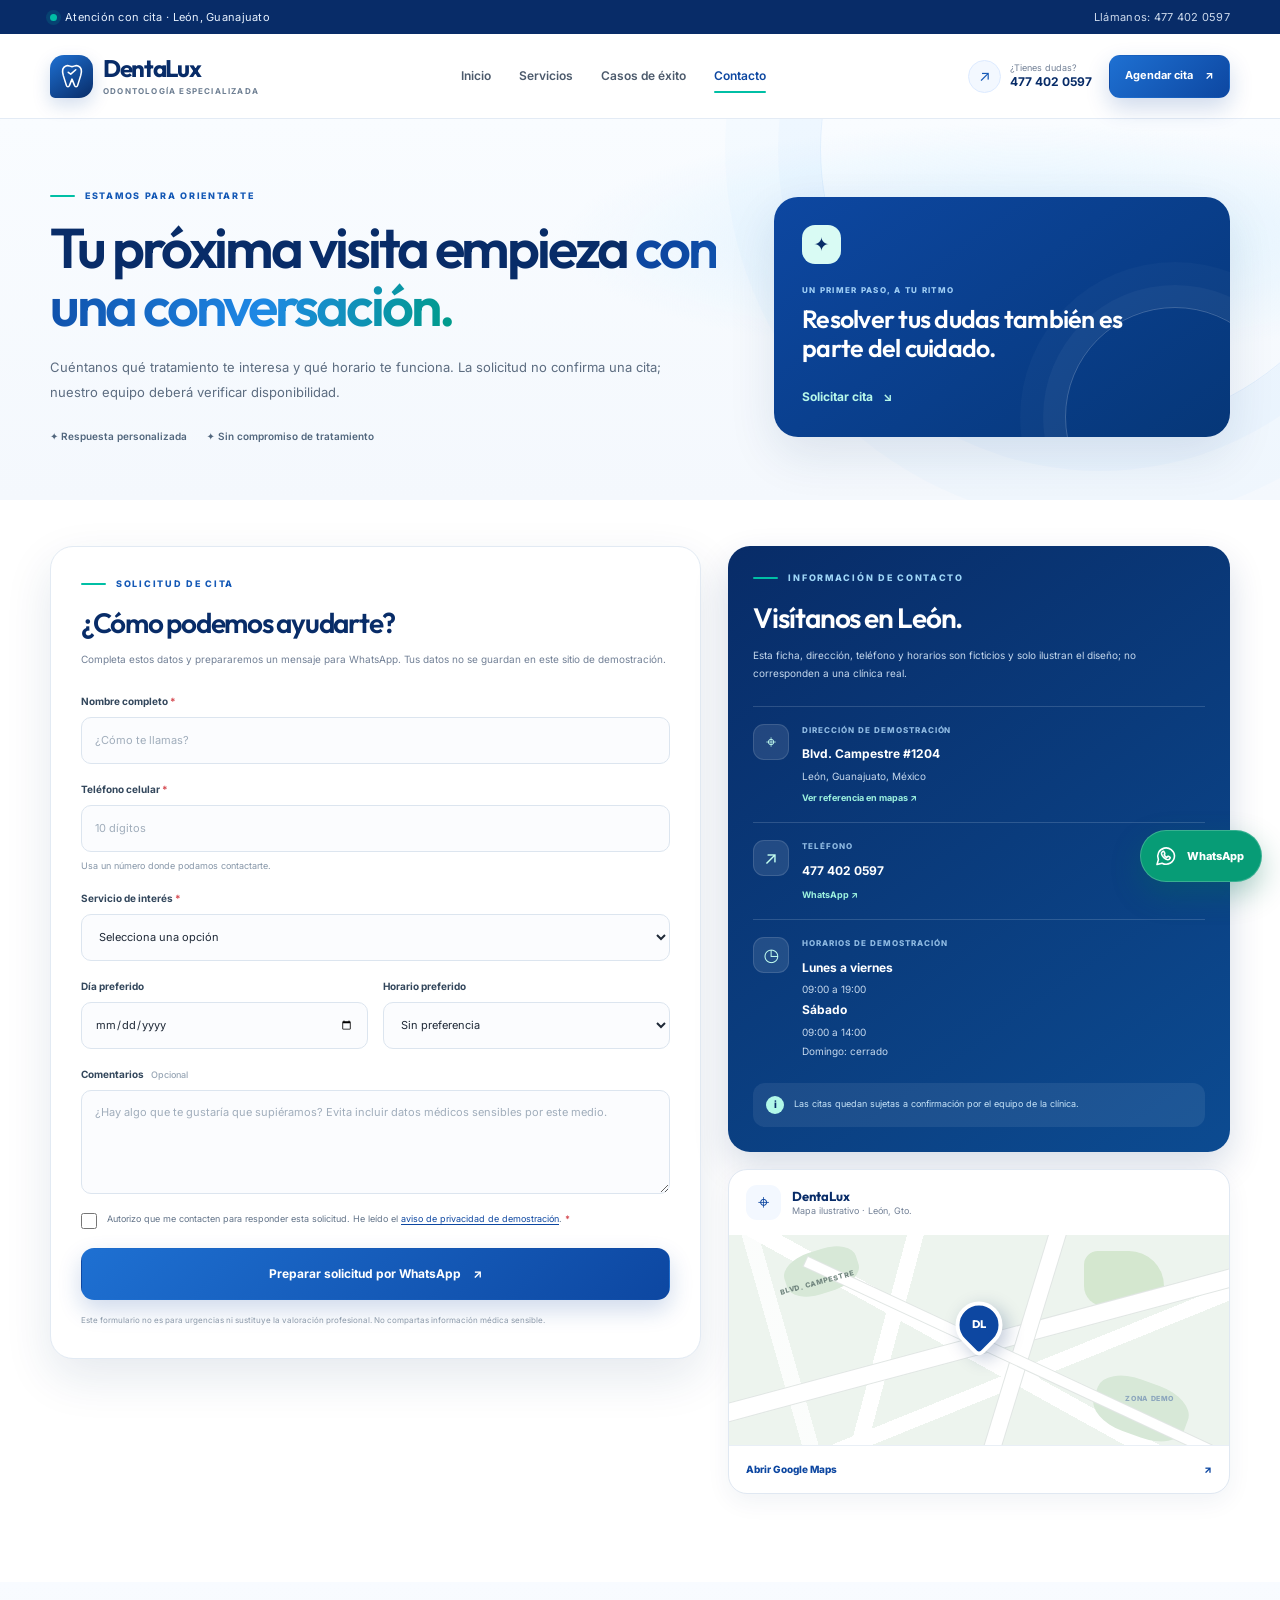
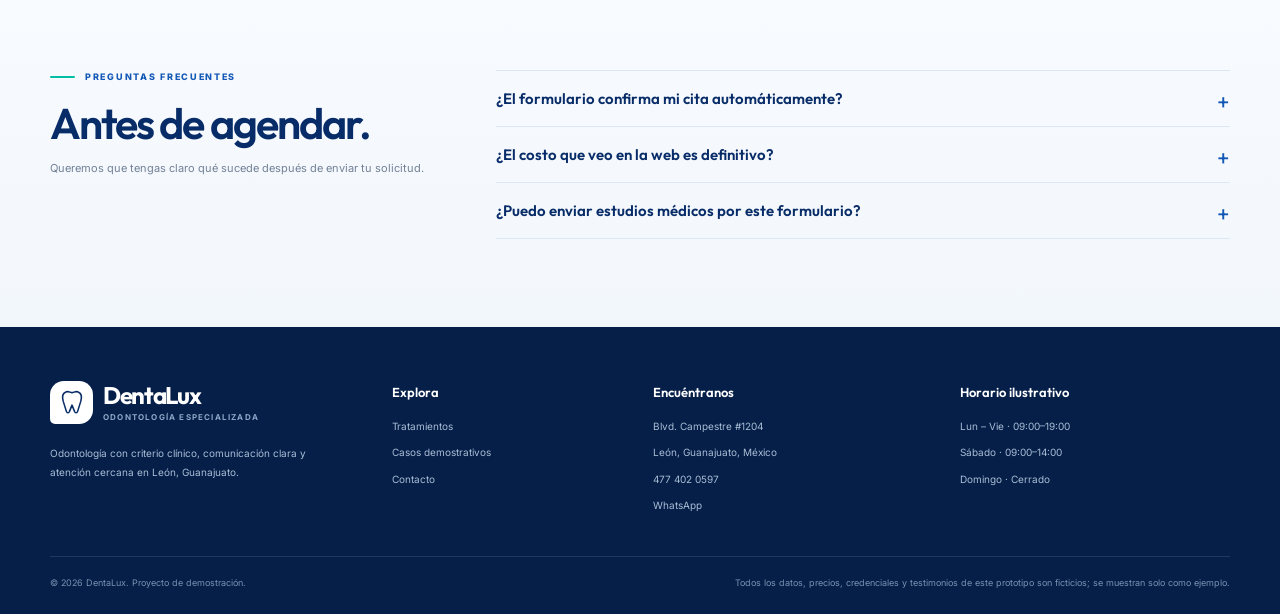
<file: contacto.html>
<!doctype html>
<html lang="es-MX">
<head>
  <meta charset="utf-8"><meta name="viewport" content="width=device-width, initial-scale=1"><meta name="theme-color" content="#0d47a1">
  <meta name="description" content="Contacta con DentaLux en León, Guanajuato, y solicita una cita de valoración odontológica.">
  <meta property="og:type" content="website"><meta property="og:title" content="Contacto y citas | DentaLux"><meta property="og:description" content="Solicita una valoración y compártenos tu disponibilidad.">
  <title>Contacto y citas | DentaLux</title>
  <link rel="preconnect" href="https://fonts.googleapis.com"><link rel="preconnect" href="https://fonts.gstatic.com" crossorigin><link href="https://fonts.googleapis.com/css2?family=Inter:wght@400;500;600;700&family=Outfit:wght@400;500;600;700;800&display=swap" rel="stylesheet">
  <link rel="stylesheet" href="css/styles.css"><script src="js/main.js" defer></script>
</head>
<body>
  <a class="skip-link" href="#contenido">Saltar al contenido</a>
  <div class="topline"><div class="container topline__inner"><span><span class="status-dot" aria-hidden="true"></span> Atención con cita · León, Guanajuato</span><a href="tel:+524774020597">Llámanos: 477 402 0597</a></div></div>
  <header class="site-header"><div class="container header-inner"><a class="brand" href="index.html" aria-label="DentaLux, inicio"><span class="brand__mark" aria-hidden="true"><svg viewBox="0 0 48 48" fill="none"><path d="M14 8c-5 2-6 8-4 15l5 16c1 3 4 3 5 0l4-10 4 10c1 3 4 3 5 0l5-16c2-7 1-13-4-15-4-2-7 1-10 1S18 6 14 8Z" stroke="currentColor" stroke-width="2.5" stroke-linejoin="round"/><path d="m18 18 4 3 8-7" stroke="currentColor" stroke-width="2.5" stroke-linecap="round" stroke-linejoin="round"/></svg></span><span class="brand__text"><strong>DentaLux</strong><small>ODONTOLOGÍA ESPECIALIZADA</small></span></a><button class="menu-toggle" type="button" aria-label="Abrir menú de navegación" aria-expanded="false" aria-controls="primary-navigation"><span></span><span></span><span></span></button><nav class="site-nav" id="primary-navigation" aria-label="Navegación principal"><a href="index.html">Inicio</a><a href="servicios.html">Servicios</a><a href="casos-de-exito.html">Casos de éxito</a><a class="is-active" href="contacto.html" aria-current="page">Contacto</a></nav><div class="header-actions"><a class="header-phone" href="tel:+524774020597"><span class="header-phone__icon" aria-hidden="true">↗</span><span><small>¿Tienes dudas?</small><strong>477 402 0597</strong></span></a><a class="btn btn--primary btn--small" href="#cita">Agendar cita <span aria-hidden="true">↗</span></a></div></div></header>

  <main id="contenido">
    <section class="page-hero page-hero--contact"><div class="container page-hero__inner"><div class="reveal"><p class="eyebrow"><span class="eyebrow__line"></span> ESTAMOS PARA ORIENTARTE</p><h1>Tu próxima visita empieza <span class="text-gradient">con una conversación.</span></h1><p>Cuéntanos qué tratamiento te interesa y qué horario te funciona. La solicitud no confirma una cita; nuestro equipo deberá verificar disponibilidad.</p><div class="page-hero__meta"><span>✦ Respuesta personalizada</span><span>✦ Sin compromiso de tratamiento</span></div></div><div class="contact-hero-card reveal reveal--delay"><div class="contact-hero-card__icon">✦</div><p>UN PRIMER PASO, A TU RITMO</p><h2>Resolver tus dudas también es parte del cuidado.</h2><a href="#cita" class="text-link">Solicitar cita <span aria-hidden="true">↘</span></a><div class="contact-hero-card__line"></div></div></div></section>

    <section class="section-space section-space--compact"><div class="container contact-layout"><div class="contact-form-panel reveal" id="cita"><div class="panel-heading"><p class="eyebrow"><span class="eyebrow__line"></span> SOLICITUD DE CITA</p><h2>¿Cómo podemos ayudarte?</h2><p>Completa estos datos y prepararemos un mensaje para WhatsApp. Tus datos no se guardan en este sitio de demostración.</p></div><form id="appointment-form" class="appointment-form" novalidate>
      <div class="form-field"><label for="full-name">Nombre completo <span aria-hidden="true">*</span></label><input id="full-name" name="name" type="text" autocomplete="name" minlength="2" maxlength="80" placeholder="¿Cómo te llamas?" required><small class="field-error" data-error-for="full-name"></small></div>
      <div class="form-field"><label for="phone">Teléfono celular <span aria-hidden="true">*</span></label><input id="phone" name="phone" type="tel" inputmode="tel" autocomplete="tel-national" placeholder="10 dígitos" minlength="10" maxlength="14" required aria-describedby="phone-hint"><small id="phone-hint" class="field-hint">Usa un número donde podamos contactarte.</small><small class="field-error" data-error-for="phone"></small></div>
      <div class="form-field"><label for="interest">Servicio de interés <span aria-hidden="true">*</span></label><select id="interest" name="service" required><option value="" selected disabled>Selecciona una opción</option><option>Valoración general</option><option>Ortodoncia con brackets</option><option>Alineadores transparentes</option><option>Implante dental</option><option>Diseño de sonrisa</option><option>Blanqueamiento dental</option><option>Limpieza y prevención</option><option>Otro / necesito orientación</option></select><small class="field-error" data-error-for="interest"></small></div>
      <div class="form-grid-two"><div class="form-field"><label for="preferred-date">Día preferido</label><input id="preferred-date" name="date" type="date"><small class="field-error" data-error-for="preferred-date"></small></div><div class="form-field"><label for="preferred-time">Horario preferido</label><select id="preferred-time" name="time"><option value="Sin preferencia">Sin preferencia</option><option>09:00–12:00</option><option>12:00–15:00</option><option>15:00–19:00</option><option>Sábado por la mañana</option></select></div></div>
      <div class="form-field"><label for="comments">Comentarios <span class="optional-label">Opcional</span></label><textarea id="comments" name="comments" rows="4" maxlength="500" placeholder="¿Hay algo que te gustaría que supiéramos? Evita incluir datos médicos sensibles por este medio."></textarea></div>
      <label class="checkbox-field"><input id="privacy-consent" name="consent" type="checkbox" required><span>Autorizo que me contacten para responder esta solicitud. He leído el <a href="#privacidad" data-privacy-link>aviso de privacidad de demostración</a>. <strong>*</strong></span></label><small class="field-error" data-error-for="privacy-consent"></small>
      <button class="btn btn--primary btn--wide form-submit" type="submit">Preparar solicitud por WhatsApp <span aria-hidden="true">↗</span></button><div class="form-status" id="form-status" role="status" aria-live="polite"></div><p class="form-legal">Este formulario no es para urgencias ni sustituye la valoración profesional. No compartas información médica sensible.</p>
    </form></div>

    <aside class="contact-aside reveal reveal--delay"><div class="contact-info-card"><p class="eyebrow"><span class="eyebrow__line"></span> INFORMACIÓN DE CONTACTO</p><h2>Visítanos en León.</h2><p>Esta ficha, dirección, teléfono y horarios son ficticios y solo ilustran el diseño; no corresponden a una clínica real.</p><div class="contact-detail"><span class="contact-detail__icon">⌖</span><div><small>DIRECCIÓN DE DEMOSTRACIÓN</small><strong>Blvd. Campestre #1204</strong><span>León, Guanajuato, México</span><a href="https://maps.google.com/?q=Blvd.+Campestre+1204+Leon+Guanajuato" target="_blank" rel="noopener noreferrer">Ver referencia en mapas ↗</a></div></div><div class="contact-detail"><span class="contact-detail__icon">↗</span><div><small>TELÉFONO</small><a class="contact-detail__strong" href="tel:+524774020597">477 402 0597</a><a href="https://wa.me/524774020597" data-whatsapp target="_blank" rel="noopener noreferrer">WhatsApp ↗</a></div></div><div class="contact-detail"><span class="contact-detail__icon">◷</span><div><small>HORARIOS DE DEMOSTRACIÓN</small><strong>Lunes a viernes</strong><span>09:00 a 19:00</span><strong>Sábado</strong><span>09:00 a 14:00</span><span>Domingo: cerrado</span></div></div><div class="contact-aside__note"><span>i</span><p>Las citas quedan sujetas a confirmación por el equipo de la clínica.</p></div></div><div class="map-card"><div class="map-card__top"><span class="map-card__pin">⌖</span><span><strong>DentaLux</strong><small>Mapa ilustrativo · León, Gto.</small></span></div><div class="map-illustration" role="img" aria-label="Ilustración de mapa; no representa una ubicación verificada"><span class="map-road map-road--one"></span><span class="map-road map-road--two"></span><span class="map-road map-road--three"></span><span class="map-park"></span><span class="map-pin"><span>DL</span></span><span class="map-label map-label--one">BLVD. CAMPESTRE</span><span class="map-label map-label--two">ZONA DEMO</span></div><a class="map-card__link" href="https://maps.google.com/?q=Blvd.+Campestre+1204+Leon+Guanajuato" target="_blank" rel="noopener noreferrer">Abrir Google Maps <span aria-hidden="true">↗</span></a></div></aside></div></section>

    <section class="section-space section-tint"><div class="container faq-layout"><div><p class="eyebrow"><span class="eyebrow__line"></span> PREGUNTAS FRECUENTES</p><h2>Antes de agendar.</h2><p>Queremos que tengas claro qué sucede después de enviar tu solicitud.</p></div><div class="faq-list"><details><summary>¿El formulario confirma mi cita automáticamente?</summary><p>No. El sitio prepara un mensaje en WhatsApp y el equipo deberá revisar la disponibilidad y confirmar el día y horario.</p></details><details><summary>¿El costo que veo en la web es definitivo?</summary><p>No. Los importes son ejemplos de este prototipo. El costo real debe ser confirmado por la clínica después de revisar las necesidades de cada caso.</p></details><details><summary>¿Puedo enviar estudios médicos por este formulario?</summary><p>No lo recomendamos. Comparte solo la información necesaria para solicitar contacto y pregunta al consultorio por un canal seguro para información sensible.</p></details></div></div></section>
    <div class="privacy-modal" id="privacy-modal" hidden role="dialog" aria-modal="true" aria-labelledby="privacy-title"><div class="privacy-modal__panel"><button class="privacy-modal__close" type="button" aria-label="Cerrar aviso">×</button><p class="eyebrow"><span class="eyebrow__line"></span> INFORMACIÓN IMPORTANTE</p><h2 id="privacy-title">Aviso de privacidad de demostración</h2><p>Este prototipo no envía datos a un servidor ni los almacena. Al continuar a WhatsApp, los campos del formulario se incluyen en un mensaje que puedes revisar antes de enviarlo.</p><p>Antes de publicar, la clínica responsable debe incorporar su aviso de privacidad real, identificar al responsable del tratamiento de datos y explicar los medios para ejercer los derechos aplicables.</p><button class="btn btn--primary" type="button" data-close-privacy>Entendido</button></div></div>
  </main>
  <footer class="site-footer"><div class="container footer-main"><div class="footer-brand"><a class="brand brand--footer" href="index.html"><span class="brand__mark" aria-hidden="true"><svg viewBox="0 0 48 48" fill="none"><path d="M14 8c-5 2-6 8-4 15l5 16c1 3 4 3 5 0l4-10 4 10c1 3 4 3 5 0l5-16c2-7 1-13-4-15-4-2-7 1-10 1S18 6 14 8Z" stroke="currentColor" stroke-width="2.5" stroke-linejoin="round"/></svg></span><span class="brand__text"><strong>DentaLux</strong><small>ODONTOLOGÍA ESPECIALIZADA</small></span></a><p>Odontología con criterio clínico, comunicación clara y atención cercana en León, Guanajuato.</p></div><div class="footer-col"><h3>Explora</h3><a href="servicios.html">Tratamientos</a><a href="casos-de-exito.html">Casos demostrativos</a><a href="contacto.html">Contacto</a></div><div class="footer-col"><h3>Encuéntranos</h3><span>Blvd. Campestre #1204</span><span>León, Guanajuato, México</span><a href="tel:+524774020597">477 402 0597</a><a data-whatsapp href="https://wa.me/524774020597" target="_blank" rel="noopener noreferrer">WhatsApp</a></div><div class="footer-col"><h3>Horario ilustrativo</h3><span>Lun – Vie · 09:00–19:00</span><span>Sábado · 09:00–14:00</span><span>Domingo · Cerrado</span></div></div><div class="container footer-bottom"><span>© <span data-current-year>2026</span> DentaLux. Proyecto de demostración.</span><span>Todos los datos, precios, credenciales y testimonios de este prototipo son ficticios; se muestran solo como ejemplo.</span></div></footer>
  <a class="whatsapp-float" data-whatsapp href="https://wa.me/524774020597?text=Hola%2C%20me%20gustar%C3%ADa%20agendar%20una%20valoraci%C3%B3n." target="_blank" rel="noopener noreferrer" aria-label="Contactar por WhatsApp"><svg viewBox="0 0 24 24" aria-hidden="true"><path d="M20.5 11.8a8.4 8.4 0 0 1-12.4 7.4L3 20.5l1.4-4.9a8.4 8.4 0 1 1 16.1-3.8Z"/><path d="M8.4 7.8c.3-.5.6-.5.9-.5h.4c.2 0 .3.1.4.4l.7 1.7c.1.2.1.4 0 .6l-.5.6c-.2.2-.2.4 0 .6.5.9 1.2 1.6 2.1 2.1.2.1.4.1.6-.1l.7-.8c.2-.2.4-.2.6-.1l1.6.8c.2.1.3.3.3.5 0 .6-.3 1.2-.8 1.6-.5.4-1.1.6-1.8.5-1.1-.2-2.5-.9-3.8-2.1-1.3-1.2-2.1-2.7-2.3-3.7-.2-.8.2-1.6.9-2.1Z"/></svg><span>WhatsApp</span></a>
</body>
</html>
</file>
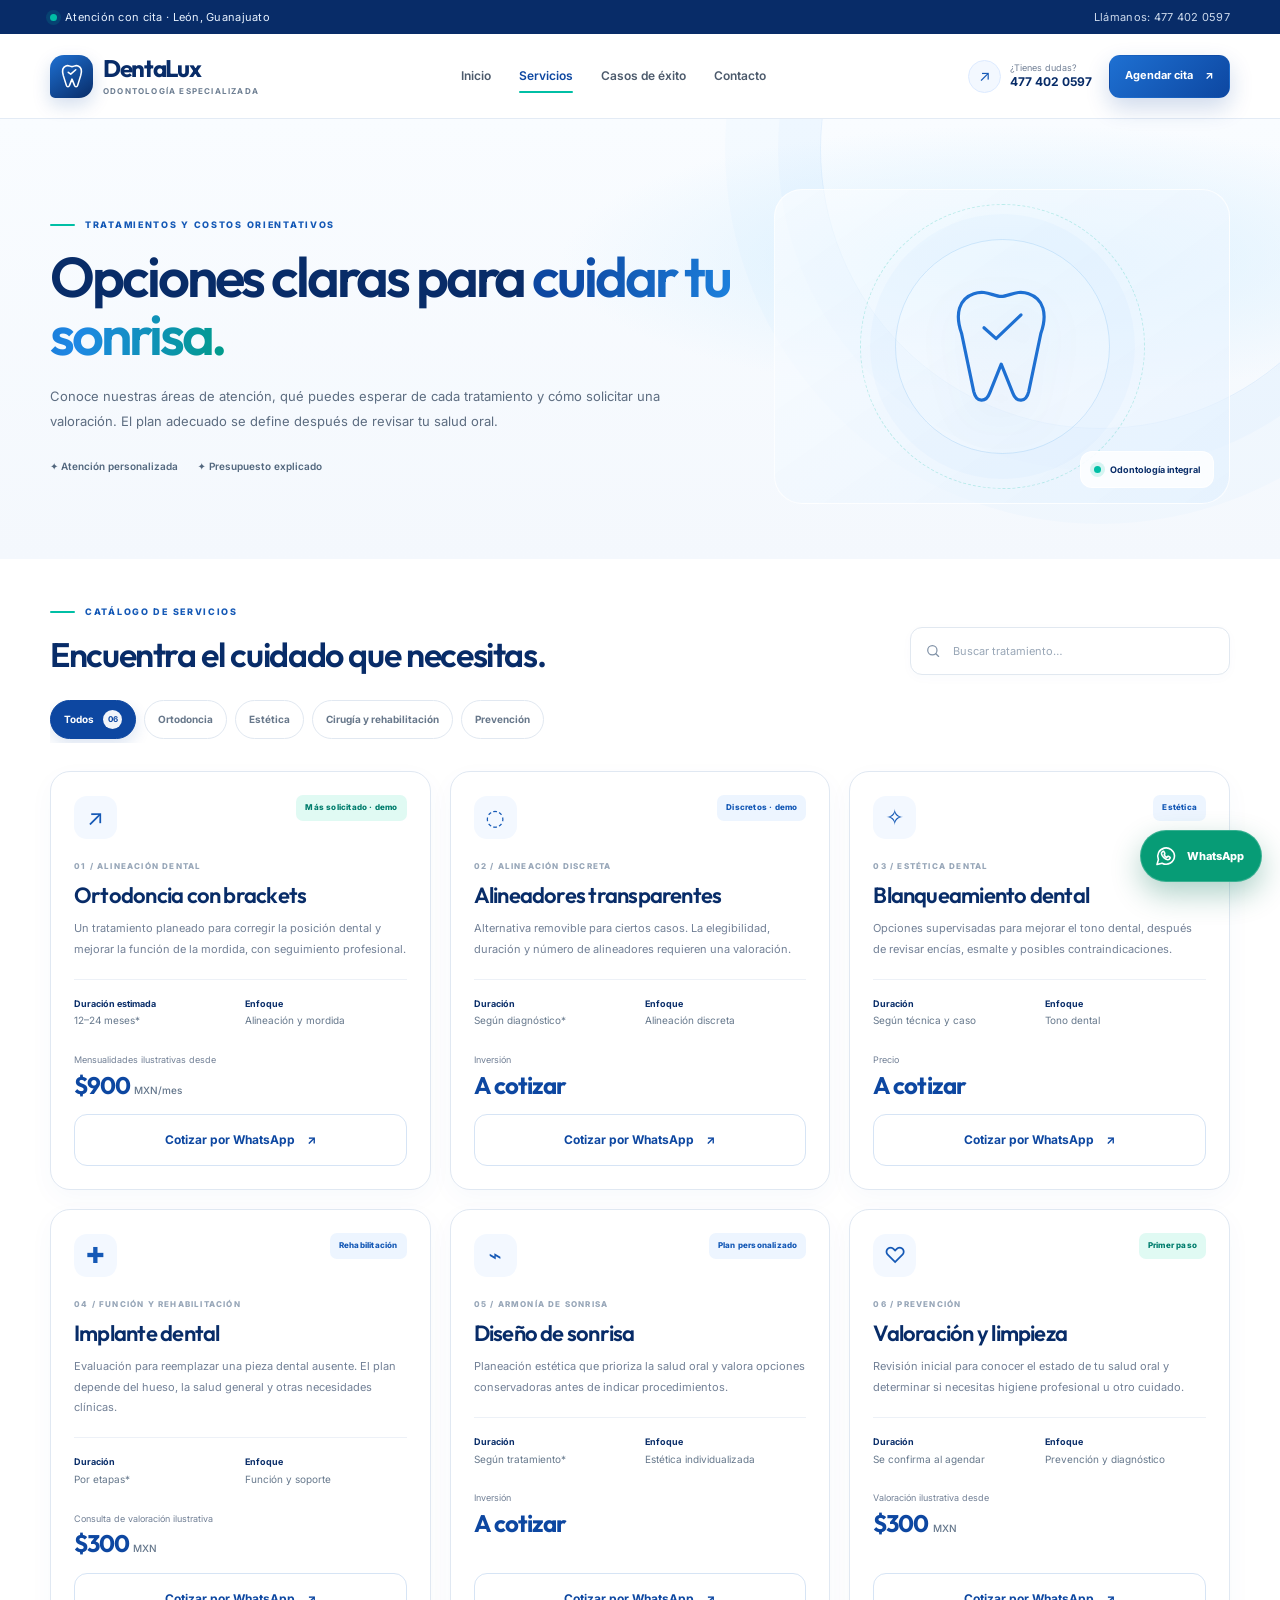
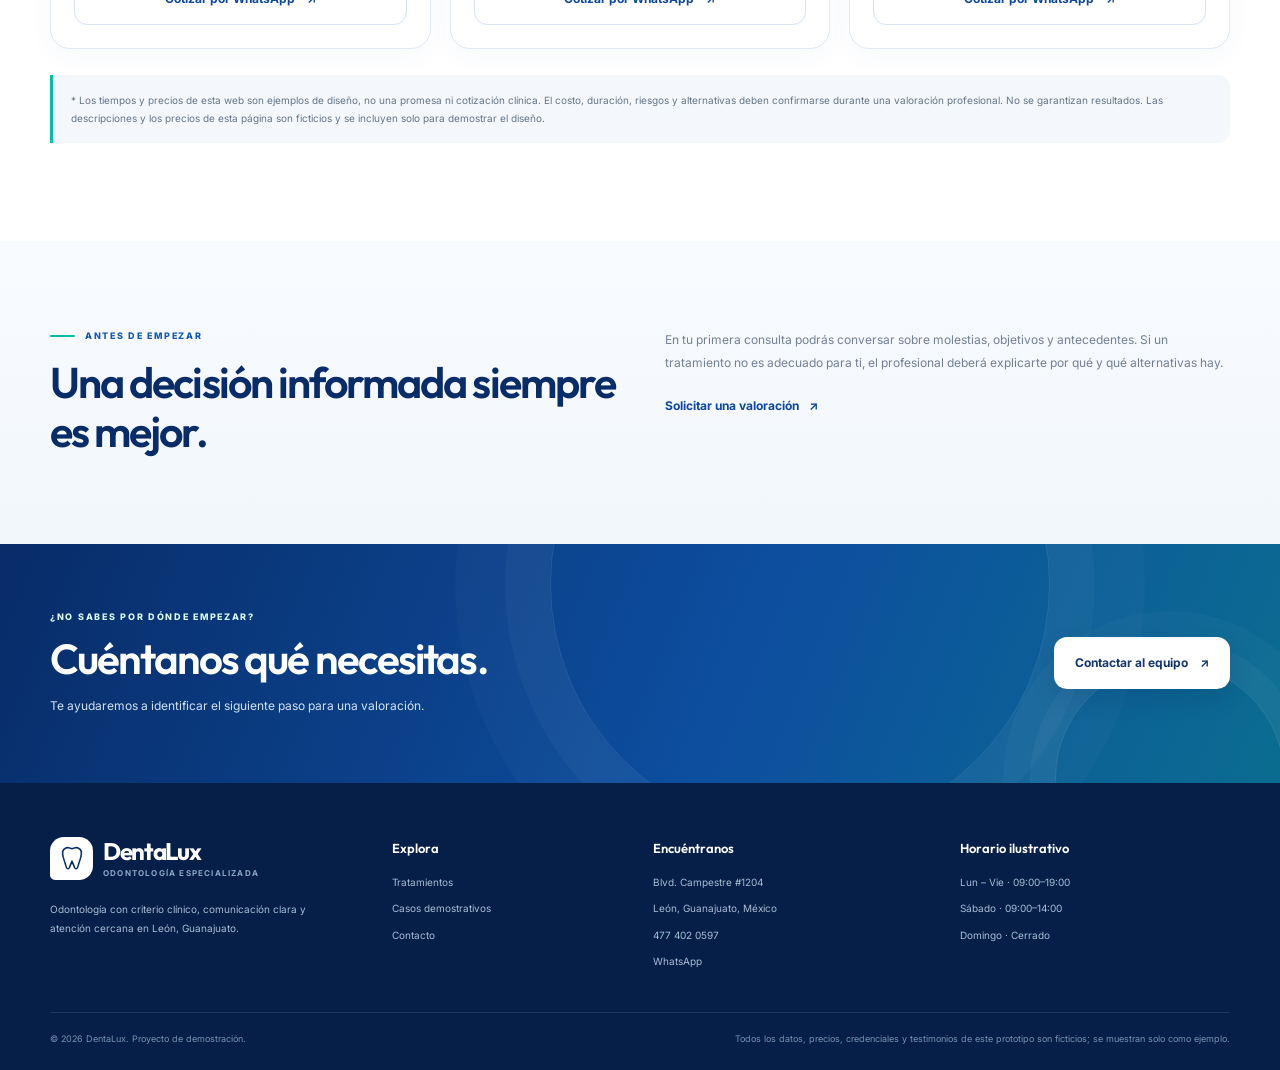
<file: servicios.html>
<!doctype html>
<html lang="es-MX">
<head>
  <meta charset="utf-8"><meta name="viewport" content="width=device-width, initial-scale=1"><meta name="theme-color" content="#0d47a1">
  <meta name="description" content="Explora los tratamientos odontológicos de DentaLux en León, Guanajuato, con precios orientativos y opciones de valoración.">
  <meta property="og:type" content="website"><meta property="og:title" content="Tratamientos y costos | DentaLux"><meta property="og:description" content="Conoce las opciones de atención y solicita una valoración personalizada.">
  <title>Tratamientos y costos | DentaLux</title>
  <link rel="preconnect" href="https://fonts.googleapis.com"><link rel="preconnect" href="https://fonts.gstatic.com" crossorigin><link href="https://fonts.googleapis.com/css2?family=Inter:wght@400;500;600;700&family=Outfit:wght@400;500;600;700;800&display=swap" rel="stylesheet">
  <link rel="stylesheet" href="css/styles.css"><script src="js/main.js" defer></script>
</head>
<body>
  <a class="skip-link" href="#contenido">Saltar al contenido</a>
  <div class="topline"><div class="container topline__inner"><span><span class="status-dot" aria-hidden="true"></span> Atención con cita · León, Guanajuato</span><a href="tel:+524774020597">Llámanos: 477 402 0597</a></div></div>
  <header class="site-header"><div class="container header-inner"><a class="brand" href="index.html" aria-label="DentaLux, inicio"><span class="brand__mark" aria-hidden="true"><svg viewBox="0 0 48 48" fill="none"><path d="M14 8c-5 2-6 8-4 15l5 16c1 3 4 3 5 0l4-10 4 10c1 3 4 3 5 0l5-16c2-7 1-13-4-15-4-2-7 1-10 1S18 6 14 8Z" stroke="currentColor" stroke-width="2.5" stroke-linejoin="round"/><path d="m18 18 4 3 8-7" stroke="currentColor" stroke-width="2.5" stroke-linecap="round" stroke-linejoin="round"/></svg></span><span class="brand__text"><strong>DentaLux</strong><small>ODONTOLOGÍA ESPECIALIZADA</small></span></a><button class="menu-toggle" type="button" aria-label="Abrir menú de navegación" aria-expanded="false" aria-controls="primary-navigation"><span></span><span></span><span></span></button><nav class="site-nav" id="primary-navigation" aria-label="Navegación principal"><a href="index.html">Inicio</a><a class="is-active" href="servicios.html" aria-current="page">Servicios</a><a href="casos-de-exito.html">Casos de éxito</a><a href="contacto.html">Contacto</a></nav><div class="header-actions"><a class="header-phone" href="tel:+524774020597"><span class="header-phone__icon" aria-hidden="true">↗</span><span><small>¿Tienes dudas?</small><strong>477 402 0597</strong></span></a><a class="btn btn--primary btn--small" href="contacto.html#cita">Agendar cita <span aria-hidden="true">↗</span></a></div></div></header>

  <main id="contenido">
    <section class="page-hero"><div class="container page-hero__inner"><div class="reveal"><p class="eyebrow"><span class="eyebrow__line"></span> TRATAMIENTOS Y COSTOS ORIENTATIVOS</p><h1>Opciones claras para <span class="text-gradient">cuidar tu sonrisa.</span></h1><p>Conoce nuestras áreas de atención, qué puedes esperar de cada tratamiento y cómo solicitar una valoración. El plan adecuado se define después de revisar tu salud oral.</p><div class="page-hero__meta"><span>✦ Atención personalizada</span><span>✦ Presupuesto explicado</span></div></div><div class="page-hero__art reveal reveal--delay"><div class="art-orbit art-orbit--one"></div><div class="art-orbit art-orbit--two"></div><div class="art-tooth" aria-hidden="true"><svg viewBox="0 0 180 200" fill="none"><path d="M45 17C22 25 15 48 26 79l19 91c4 17 19 18 25 2l18-45 18 45c6 16 21 15 25-2l19-91c11-31 4-54-19-62-18-7-31 4-43 4S63 10 45 17Z" stroke="currentColor" stroke-width="5" stroke-linejoin="round"/><path d="m61 70 19 17 39-37" stroke="currentColor" stroke-width="5" stroke-linecap="round" stroke-linejoin="round"/></svg></div><div class="art-caption"><span class="caption-dot"></span> Odontología integral</div></div></div></section>

    <section class="section-space section-space--compact"><div class="container"><div class="catalog-toolbar reveal"><div><p class="eyebrow"><span class="eyebrow__line"></span> CATÁLOGO DE SERVICIOS</p><h2>Encuentra el cuidado que necesitas.</h2></div><label class="search-field"><span class="sr-only">Buscar tratamiento</span><svg viewBox="0 0 24 24" aria-hidden="true"><circle cx="10.8" cy="10.8" r="6.8"/><path d="m16 16 4 4"/></svg><input id="service-search" type="search" placeholder="Buscar tratamiento…" autocomplete="off"></label></div><div class="filter-row" role="group" aria-label="Filtrar tratamientos"><button class="filter-chip is-selected" type="button" data-service-filter="all" aria-pressed="true">Todos <span>06</span></button><button class="filter-chip" type="button" data-service-filter="ortodoncia" aria-pressed="false">Ortodoncia</button><button class="filter-chip" type="button" data-service-filter="estetica" aria-pressed="false">Estética</button><button class="filter-chip" type="button" data-service-filter="cirugia" aria-pressed="false">Cirugía y rehabilitación</button><button class="filter-chip" type="button" data-service-filter="prevencion" aria-pressed="false">Prevención</button></div>
      <div class="catalog-grid" id="service-grid">
        <article class="catalog-card reveal" id="ortodoncia" data-service-card data-categories="ortodoncia" data-search="ortodoncia brackets alineacion metalicos esteticos mensualidades"><div class="catalog-card__top"><span class="catalog-card__icon">↗</span><span class="pill pill--mint">Más solicitado · demo</span></div><p class="catalog-card__eyebrow">01 / ALINEACIÓN DENTAL</p><h3>Ortodoncia con brackets</h3><p>Un tratamiento planeado para corregir la posición dental y mejorar la función de la mordida, con seguimiento profesional.</p><div class="catalog-card__facts"><span><b>Duración estimada</b> 12–24 meses*</span><span><b>Enfoque</b> Alineación y mordida</span></div><div class="catalog-card__price"><small>Mensualidades ilustrativas desde</small><strong>$900 <small>MXN/mes</small></strong></div><a class="btn btn--outline btn--wide" data-quote-service="Ortodoncia con brackets" href="https://wa.me/524774020597?text=Hola%2C%20me%20interesa%20cotizar%20ortodoncia%20con%20brackets." target="_blank" rel="noopener noreferrer">Cotizar por WhatsApp <span aria-hidden="true">↗</span></a></article>
        <article class="catalog-card reveal" data-service-card data-categories="ortodoncia estetica" data-search="alineadores invisibles transparentes ortodoncia estetica"><div class="catalog-card__top"><span class="catalog-card__icon">◌</span><span class="pill">Discretos · demo</span></div><p class="catalog-card__eyebrow">02 / ALINEACIÓN DISCRETA</p><h3>Alineadores transparentes</h3><p>Alternativa removible para ciertos casos. La elegibilidad, duración y número de alineadores requieren una valoración.</p><div class="catalog-card__facts"><span><b>Duración</b> Según diagnóstico*</span><span><b>Enfoque</b> Alineación discreta</span></div><div class="catalog-card__price"><small>Inversión</small><strong>A cotizar</strong></div><a class="btn btn--outline btn--wide" data-quote-service="Alineadores transparentes" href="https://wa.me/524774020597?text=Hola%2C%20me%20interesa%20cotizar%20alineadores%20transparentes." target="_blank" rel="noopener noreferrer">Cotizar por WhatsApp <span aria-hidden="true">↗</span></a></article>
        <article class="catalog-card reveal" id="estetica" data-service-card data-categories="estetica" data-search="blanqueamiento dental estetica limpieza tono sonrisa"><div class="catalog-card__top"><span class="catalog-card__icon">✧</span><span class="pill">Estética</span></div><p class="catalog-card__eyebrow">03 / ESTÉTICA DENTAL</p><h3>Blanqueamiento dental</h3><p>Opciones supervisadas para mejorar el tono dental, después de revisar encías, esmalte y posibles contraindicaciones.</p><div class="catalog-card__facts"><span><b>Duración</b> Según técnica y caso</span><span><b>Enfoque</b> Tono dental</span></div><div class="catalog-card__price"><small>Precio</small><strong>A cotizar</strong></div><a class="btn btn--outline btn--wide" data-quote-service="Blanqueamiento dental" href="https://wa.me/524774020597?text=Hola%2C%20me%20interesa%20cotizar%20blanqueamiento%20dental." target="_blank" rel="noopener noreferrer">Cotizar por WhatsApp <span aria-hidden="true">↗</span></a></article>
        <article class="catalog-card reveal" id="implantes" data-service-card data-categories="cirugia" data-search="implante dental cirugia rehabilitacion protesis"><div class="catalog-card__top"><span class="catalog-card__icon">✚</span><span class="pill">Rehabilitación</span></div><p class="catalog-card__eyebrow">04 / FUNCIÓN Y REHABILITACIÓN</p><h3>Implante dental</h3><p>Evaluación para reemplazar una pieza dental ausente. El plan depende del hueso, la salud general y otras necesidades clínicas.</p><div class="catalog-card__facts"><span><b>Duración</b> Por etapas*</span><span><b>Enfoque</b> Función y soporte</span></div><div class="catalog-card__price"><small>Consulta de valoración ilustrativa</small><strong>$300 <small>MXN</small></strong></div><a class="btn btn--outline btn--wide" data-quote-service="Implante dental" href="https://wa.me/524774020597?text=Hola%2C%20me%20interesa%20cotizar%20un%20implante%20dental." target="_blank" rel="noopener noreferrer">Cotizar por WhatsApp <span aria-hidden="true">↗</span></a></article>
        <article class="catalog-card reveal" data-service-card data-categories="estetica" data-search="diseno de sonrisa carillas estetica dental armonia"><div class="catalog-card__top"><span class="catalog-card__icon">⌁</span><span class="pill">Plan personalizado</span></div><p class="catalog-card__eyebrow">05 / ARMONÍA DE SONRISA</p><h3>Diseño de sonrisa</h3><p>Planeación estética que prioriza la salud oral y valora opciones conservadoras antes de indicar procedimientos.</p><div class="catalog-card__facts"><span><b>Duración</b> Según tratamiento*</span><span><b>Enfoque</b> Estética individualizada</span></div><div class="catalog-card__price"><small>Inversión</small><strong>A cotizar</strong></div><a class="btn btn--outline btn--wide" data-quote-service="Diseño de sonrisa" href="https://wa.me/524774020597?text=Hola%2C%20me%20interesa%20cotizar%20un%20dise%C3%B1o%20de%20sonrisa." target="_blank" rel="noopener noreferrer">Cotizar por WhatsApp <span aria-hidden="true">↗</span></a></article>
        <article class="catalog-card reveal" data-service-card data-categories="prevencion" data-search="valoracion consulta limpieza prevencion profilaxis"><div class="catalog-card__top"><span class="catalog-card__icon">♡</span><span class="pill pill--mint">Primer paso</span></div><p class="catalog-card__eyebrow">06 / PREVENCIÓN</p><h3>Valoración y limpieza</h3><p>Revisión inicial para conocer el estado de tu salud oral y determinar si necesitas higiene profesional u otro cuidado.</p><div class="catalog-card__facts"><span><b>Duración</b> Se confirma al agendar</span><span><b>Enfoque</b> Prevención y diagnóstico</span></div><div class="catalog-card__price"><small>Valoración ilustrativa desde</small><strong>$300 <small>MXN</small></strong></div><a class="btn btn--outline btn--wide" data-quote-service="Valoración y limpieza" href="https://wa.me/524774020597?text=Hola%2C%20me%20interesa%20agendar%20una%20valoraci%C3%B3n%20y%20limpieza." target="_blank" rel="noopener noreferrer">Cotizar por WhatsApp <span aria-hidden="true">↗</span></a></article>
      </div><p class="empty-state" id="service-empty" hidden>No encontramos tratamientos con esos términos. Prueba otra búsqueda o categoría.</p><p class="catalog-disclaimer">* Los tiempos y precios de esta web son ejemplos de diseño, no una promesa ni cotización clínica. El costo, duración, riesgos y alternativas deben confirmarse durante una valoración profesional. No se garantizan resultados. Las descripciones y los precios de esta página son ficticios y se incluyen solo para demostrar el diseño.</p></div></section>

    <section class="section-space section-tint"><div class="container value-row"><div><p class="eyebrow"><span class="eyebrow__line"></span> ANTES DE EMPEZAR</p><h2>Una decisión informada siempre es mejor.</h2></div><div class="value-row__content"><p>En tu primera consulta podrás conversar sobre molestias, objetivos y antecedentes. Si un tratamiento no es adecuado para ti, el profesional deberá explicarte por qué y qué alternativas hay.</p><a class="text-link" href="contacto.html#cita">Solicitar una valoración <span aria-hidden="true">↗</span></a></div></div></section>
    <section class="cta-band"><div class="container cta-band__inner"><div><p class="eyebrow eyebrow--light">¿NO SABES POR DÓNDE EMPEZAR?</p><h2>Cuéntanos qué necesitas.</h2><p>Te ayudaremos a identificar el siguiente paso para una valoración.</p></div><a class="btn btn--light" href="contacto.html#cita">Contactar al equipo <span aria-hidden="true">↗</span></a><div class="cta-band__orb" aria-hidden="true"></div></div></section>
  </main>
  <footer class="site-footer"><div class="container footer-main"><div class="footer-brand"><a class="brand brand--footer" href="index.html"><span class="brand__mark" aria-hidden="true"><svg viewBox="0 0 48 48" fill="none"><path d="M14 8c-5 2-6 8-4 15l5 16c1 3 4 3 5 0l4-10 4 10c1 3 4 3 5 0l5-16c2-7 1-13-4-15-4-2-7 1-10 1S18 6 14 8Z" stroke="currentColor" stroke-width="2.5" stroke-linejoin="round"/></svg></span><span class="brand__text"><strong>DentaLux</strong><small>ODONTOLOGÍA ESPECIALIZADA</small></span></a><p>Odontología con criterio clínico, comunicación clara y atención cercana en León, Guanajuato.</p></div><div class="footer-col"><h3>Explora</h3><a href="servicios.html">Tratamientos</a><a href="casos-de-exito.html">Casos demostrativos</a><a href="contacto.html">Contacto</a></div><div class="footer-col"><h3>Encuéntranos</h3><span>Blvd. Campestre #1204</span><span>León, Guanajuato, México</span><a href="tel:+524774020597">477 402 0597</a><a data-whatsapp href="https://wa.me/524774020597" target="_blank" rel="noopener noreferrer">WhatsApp</a></div><div class="footer-col"><h3>Horario ilustrativo</h3><span>Lun – Vie · 09:00–19:00</span><span>Sábado · 09:00–14:00</span><span>Domingo · Cerrado</span></div></div><div class="container footer-bottom"><span>© <span data-current-year>2026</span> DentaLux. Proyecto de demostración.</span><span>Todos los datos, precios, credenciales y testimonios de este prototipo son ficticios; se muestran solo como ejemplo.</span></div></footer>
  <a class="whatsapp-float" data-whatsapp href="https://wa.me/524774020597?text=Hola%2C%20me%20gustar%C3%ADa%20agendar%20una%20valoraci%C3%B3n." target="_blank" rel="noopener noreferrer" aria-label="Contactar por WhatsApp"><svg viewBox="0 0 24 24" aria-hidden="true"><path d="M20.5 11.8a8.4 8.4 0 0 1-12.4 7.4L3 20.5l1.4-4.9a8.4 8.4 0 1 1 16.1-3.8Z"/><path d="M8.4 7.8c.3-.5.6-.5.9-.5h.4c.2 0 .3.1.4.4l.7 1.7c.1.2.1.4 0 .6l-.5.6c-.2.2-.2.4 0 .6.5.9 1.2 1.6 2.1 2.1.2.1.4.1.6-.1l.7-.8c.2-.2.4-.2.6-.1l1.6.8c.2.1.3.3.3.5 0 .6-.3 1.2-.8 1.6-.5.4-1.1.6-1.8.5-1.1-.2-2.5-.9-3.8-2.1-1.3-1.2-2.1-2.7-2.3-3.7-.2-.8.2-1.6.9-2.1Z"/></svg><span>WhatsApp</span></a>
</body>
</html>
</file>
<file: css/styles.css>
/* =========================================================
   DentaLux — sistema visual del prototipo
   Mobile first · sin dependencias CSS/JS externas
   ========================================================= */

:root {
  color-scheme: light;
  --blue-950: #082c68;
  --blue-900: #0d47a1;
  --blue-800: #1559b6;
  --blue-700: #1e70d2;
  --blue-600: #1e88e5;
  --blue-100: #e7f2ff;
  --blue-50: #f3f8ff;
  --mint-600: #009c89;
  --mint-500: #00bfa5;
  --mint-100: #d9fbf4;
  --ink: #1f2937;
  --ink-soft: #475569;
  --muted: #728096;
  --line: #e1e8f0;
  --surface: #ffffff;
  --surface-soft: #fafafc;
  --surface-tint: #f4f8fc;
  --shadow-sm: 0 8px 24px rgba(19, 55, 104, .06);
  --shadow-md: 0 18px 48px rgba(19, 55, 104, .11);
  --shadow-lg: 0 30px 80px rgba(10, 47, 104, .16);
  --radius-sm: 12px;
  --radius-md: 20px;
  --radius-lg: 30px;
  --container: 1180px;
  --font-body: 'Inter', system-ui, -apple-system, BlinkMacSystemFont, 'Segoe UI', sans-serif;
  --font-heading: 'Outfit', 'Inter', system-ui, sans-serif;
  --ease: cubic-bezier(.2, .72, .24, 1);
}

*, *::before, *::after { box-sizing: border-box; }
html { scroll-behavior: smooth; scroll-padding-top: 110px; }
body { margin: 0; background: var(--surface); color: var(--ink); font-family: var(--font-body); font-size: 15px; line-height: 1.7; -webkit-font-smoothing: antialiased; text-rendering: optimizeLegibility; }
body.menu-open { overflow: hidden; }
img, svg { display: block; max-width: 100%; }
img { width: 100%; height: auto; }
a { color: inherit; text-decoration: none; }
button, input, select, textarea { font: inherit; }
button, a, input, select, textarea { -webkit-tap-highlight-color: transparent; }
button { color: inherit; }
::selection { color: var(--blue-950); background: var(--mint-100); }
:focus-visible { outline: 3px solid rgba(0, 191, 165, .62); outline-offset: 4px; }

.container { width: min(var(--container), calc(100% - 40px)); margin-inline: auto; }
.section-space { padding-block: 88px; }
.section-space--compact { padding-top: 46px; padding-bottom: 88px; }
.section-tint { background: linear-gradient(180deg, #f8fbff 0%, #f2f7fc 100%); }
.sr-only { position: absolute !important; width: 1px; height: 1px; padding: 0; margin: -1px; overflow: hidden; clip: rect(0, 0, 0, 0); white-space: nowrap; border: 0; }
.skip-link { position: fixed; top: 10px; left: 10px; z-index: 1000; transform: translateY(-150%); padding: 10px 14px; color: white; background: var(--blue-900); border-radius: 10px; }
.skip-link:focus { transform: translateY(0); }

/* Announcement strip and navigation */
.topline { color: #e8f2ff; background: var(--blue-950); font-size: 11px; letter-spacing: .025em; }
.topline__inner { min-height: 34px; display: flex; justify-content: space-between; align-items: center; gap: 18px; }
.topline__inner > span { display: inline-flex; align-items: center; gap: 8px; }
.topline a { opacity: .88; transition: opacity .2s ease; }
.topline a:hover { opacity: 1; }
.demo-notice { padding: 10px 20px; color: #563b00; background: #fff2c6; text-align: center; font-size: 12px; font-weight: 600; line-height: 1.5; }
.status-dot, .caption-dot { flex: 0 0 auto; width: 7px; height: 7px; border-radius: 50%; background: var(--mint-500); box-shadow: 0 0 0 4px rgba(0,191,165,.15); }
.site-header { position: sticky; top: 0; z-index: 90; background: rgba(255,255,255,.91); border-bottom: 1px solid rgba(220,231,243,.8); backdrop-filter: blur(18px); -webkit-backdrop-filter: blur(18px); }
.header-inner { min-height: 84px; display: flex; align-items: center; justify-content: space-between; gap: 24px; }
.brand { display: inline-flex; align-items: center; gap: 10px; flex: 0 0 auto; }
.brand__mark { width: 43px; height: 43px; display: grid; place-items: center; color: white; background: linear-gradient(145deg, var(--blue-700), var(--blue-950)); border-radius: 14px 14px 14px 5px; box-shadow: 0 7px 18px rgba(13,71,161,.18); transition: transform .35s var(--ease), border-radius .35s var(--ease); }
.brand:hover .brand__mark { transform: rotate(-5deg) translateY(-2px); border-radius: 14px; }
.brand__mark svg { width: 30px; height: 30px; }
.brand__text { display: flex; flex-direction: column; line-height: 1.08; }
.brand__text strong { color: var(--blue-950); font-family: var(--font-heading); font-size: 24px; font-weight: 700; letter-spacing: -.055em; }
.brand__text small { margin-top: 5px; color: #6c7d91; font-size: 8px; font-weight: 700; letter-spacing: .15em; }
.site-nav { display: flex; align-items: center; gap: clamp(14px, 2vw, 28px); }
.site-nav a { position: relative; padding-block: 9px; color: #4c5a6c; font-size: 12px; font-weight: 600; transition: color .2s ease; }
.site-nav a::after { position: absolute; right: 0; bottom: 2px; left: 0; height: 2px; content: ''; background: var(--mint-500); border-radius: 10px; transform: scaleX(0); transform-origin: left; transition: transform .25s var(--ease); }
.site-nav a:hover, .site-nav a.is-active { color: var(--blue-900); }
.site-nav a:hover::after, .site-nav a.is-active::after { transform: scaleX(1); }
.header-actions { display: flex; align-items: center; gap: 17px; }
.header-phone { display: flex; align-items: center; gap: 9px; white-space: nowrap; }
.header-phone__icon { width: 33px; height: 33px; display: grid; place-items: center; color: var(--blue-800); background: var(--blue-50); border: 1px solid #dceaff; border-radius: 50%; font-size: 15px; }
.header-phone > span:last-child { display: flex; flex-direction: column; line-height: 1.3; }
.header-phone small { color: var(--muted); font-size: 9px; }
.header-phone strong { color: var(--blue-950); font-size: 12px; }
.menu-toggle { display: none; width: 42px; height: 42px; padding: 10px; border: 1px solid var(--line); border-radius: 12px; background: white; cursor: pointer; }
.menu-toggle span { display: block; width: 19px; height: 2px; margin: 4px auto; background: var(--blue-950); border-radius: 2px; transition: transform .2s ease, opacity .2s ease; }
.menu-toggle[aria-expanded="true"] span:first-child { transform: translateY(6px) rotate(45deg); }
.menu-toggle[aria-expanded="true"] span:nth-child(2) { opacity: 0; }
.menu-toggle[aria-expanded="true"] span:last-child { transform: translateY(-6px) rotate(-45deg); }

/* Buttons and recurring type */
.btn { min-height: 52px; display: inline-flex; align-items: center; justify-content: center; gap: 12px; padding: 14px 20px; border: 1px solid transparent; border-radius: 13px; font-size: 12px; font-weight: 700; line-height: 1.2; text-align: center; cursor: pointer; transition: background .22s ease, border-color .22s ease, color .22s ease, transform .22s var(--ease), box-shadow .22s ease; }
.btn:hover { transform: translateY(-2px); }
.btn--primary { color: white; background: linear-gradient(135deg, var(--blue-700), var(--blue-900)); box-shadow: 0 10px 23px rgba(13,71,161,.2); }
.btn--primary:hover { background: linear-gradient(135deg, var(--blue-600), var(--blue-900)); box-shadow: 0 14px 28px rgba(13,71,161,.24); }
.btn--outline { color: var(--blue-900); background: rgba(255,255,255,.76); border-color: #d6e4f5; }
.btn--outline:hover { background: var(--blue-50); border-color: #9fc4f3; }
.btn--whatsapp { color: #075e54; background: #e7f8ef; border-color: #bcebd1; }
.btn--whatsapp:hover { background: #d3f3e2; border-color: #93ddb5; }
.btn--light { color: var(--blue-950); background: white; box-shadow: 0 10px 24px rgba(0,20,60,.12); }
.btn--light:hover { background: var(--mint-100); }
.btn--small { min-height: 43px; padding: 12px 15px; border-radius: 11px; font-size: 11px; }
.btn--wide { width: 100%; }
.btn__icon { width: 18px; height: 18px; fill: none; stroke: currentColor; stroke-width: 1.65; stroke-linecap: round; stroke-linejoin: round; }
.text-link { display: inline-flex; align-items: center; gap: 10px; color: var(--blue-900); font-size: 12px; font-weight: 700; transition: color .2s ease, gap .2s ease; }
.text-link:hover { gap: 14px; color: var(--mint-600); }
.text-gradient { color: var(--blue-700); background: linear-gradient(100deg, var(--blue-900) 10%, var(--blue-600) 60%, var(--mint-600) 100%); -webkit-background-clip: text; background-clip: text; -webkit-text-fill-color: transparent; }
.eyebrow { display: flex; align-items: center; gap: 10px; margin: 0 0 16px; color: var(--blue-800); font-size: 9px; font-weight: 800; letter-spacing: .19em; line-height: 1.5; }
.eyebrow__line { display: inline-block; width: 25px; height: 2px; background: var(--mint-500); border-radius: 5px; }
.eyebrow--light { color: #d9f8f5; }
.fine-print { margin: 18px 0 0; color: var(--muted); font-size: 10px; line-height: 1.65; }
.muted-dot { padding-inline: 4px; color: #c4cfdd; }

/* Homepage hero */
.hero { position: relative; overflow: hidden; padding-top: 70px; padding-bottom: 30px; background: radial-gradient(ellipse at 88% 20%, rgba(220,241,255,.78), transparent 35%), linear-gradient(180deg, #fbfdff 0%, #f6faff 100%); }
.hero::before { position: absolute; top: -130px; left: -150px; width: 340px; height: 340px; content: ''; border: 1px solid rgba(30,136,229,.07); border-radius: 50%; box-shadow: 0 0 0 35px rgba(30,136,229,.025), 0 0 0 75px rgba(30,136,229,.02); pointer-events: none; }
.hero__grid { position: relative; z-index: 1; display: grid; grid-template-columns: 1fr; align-items: center; gap: 46px; }
.hero__content { max-width: 600px; }
.hero h1, .page-hero h1 { margin: 0; color: var(--blue-950); font-family: var(--font-heading); font-size: clamp(40px, 7vw, 65px); font-weight: 600; letter-spacing: -.055em; line-height: 1.04; }
.hero__lead { max-width: 520px; margin: 22px 0 0; color: #586a7f; font-size: 14px; line-height: 1.9; }
.hero__actions { display: flex; flex-wrap: wrap; gap: 12px; margin-top: 29px; }
.hero__trust { display: flex; align-items: center; gap: 13px; margin-top: 29px; }
.trust-avatars { display: flex; padding-left: 2px; }
.trust-avatars span { width: 31px; height: 31px; display: grid; place-items: center; margin-left: -3px; color: var(--blue-900); background: white; border: 2px solid #f6faff; border-radius: 50%; font-size: 9px; font-weight: 800; box-shadow: 0 2px 8px rgba(9,52,102,.08); }
.trust-avatars span:nth-child(2) { color: white; background: var(--mint-500); }
.trust-avatars span:nth-child(3) { color: #c38712; background: #fff2d4; }
.stars { color: #e5a32a; font-size: 12px; letter-spacing: .08em; line-height: 1.3; }
.stars span { color: var(--blue-950); font-size: 11px; letter-spacing: 0; }
.hero__trust p { margin: 3px 0 0; color: var(--muted); font-size: 9px; }
.hero__proof { display: flex; align-items: center; gap: 9px; margin-top: 22px; padding-top: 19px; border-top: 1px solid #e4edf8; color: #687b8e; font-size: 10px; }
.proof-icon { width: 22px; height: 22px; display: grid; place-items: center; flex: 0 0 auto; color: var(--mint-600); background: var(--mint-100); border-radius: 50%; font-size: 12px; font-weight: 800; }
.hero__visual { position: relative; min-height: 360px; max-width: 540px; margin-inline: auto; width: 100%; }
.hero__image-wrap { position: absolute; inset: 12px 14px 22px 30px; overflow: hidden; border-radius: 180px 180px 26px 26px; background: #dce9f4; box-shadow: var(--shadow-lg); }
.hero__image-wrap::before { position: absolute; z-index: 1; inset: 10px; content: ''; border: 1px solid rgba(255,255,255,.6); border-radius: 170px 170px 20px 20px; pointer-events: none; }
.hero__image-wrap img { height: 100%; object-fit: cover; object-position: center; }
.hero__image-wash { position: absolute; inset: 0; background: linear-gradient(180deg, rgba(8,44,104,.02) 44%, rgba(8,44,104,.43) 100%); }
.image-caption { position: absolute; z-index: 2; bottom: 25px; left: 24px; display: flex; align-items: center; gap: 10px; color: white; font-size: 11px; font-weight: 600; }
.hero__image-wrap .caption-dot { background: #8af3dc; box-shadow: 0 0 0 4px rgba(138,243,220,.2); }
.floating-card { position: absolute; z-index: 3; display: flex; align-items: center; gap: 11px; padding: 13px 15px; background: rgba(255,255,255,.91); border: 1px solid rgba(255,255,255,.92); border-radius: 15px; box-shadow: var(--shadow-md); backdrop-filter: blur(16px); -webkit-backdrop-filter: blur(16px); animation: float-soft 6s ease-in-out infinite; }
.floating-card--top { top: 42px; right: -1px; }
.floating-card--bottom { bottom: 47px; left: 0; animation-delay: -2.5s; }
.floating-card__icon { width: 33px; height: 33px; display: grid; place-items: center; color: var(--mint-600); background: var(--mint-100); border-radius: 10px; font-size: 18px; }
.floating-card__big { width: 39px; height: 39px; display: grid; place-items: center; color: white; background: linear-gradient(145deg, var(--blue-600), var(--blue-950)); border-radius: 11px; font-family: var(--font-heading); font-weight: 700; }
.floating-card > span:last-child { display: flex; flex-direction: column; line-height: 1.4; }
.floating-card strong { color: var(--blue-950); font-size: 10px; }
.floating-card small { margin-top: 3px; color: var(--muted); font-size: 8px; }
.hero-orbit { position: absolute; z-index: -1; right: -35px; bottom: -22px; width: 130px; height: 130px; border: 1px solid rgba(30,136,229,.18); border-radius: 50%; box-shadow: 0 0 0 20px rgba(30,136,229,.035), 0 0 0 40px rgba(30,136,229,.025); }
.hero__bottom { display: flex; align-items: center; gap: 14px; margin-top: 39px; color: #a2afbd; font-size: 8px; font-weight: 800; letter-spacing: .21em; }
.hero__bottom-line { width: 52px; height: 1px; background: #d3dfec; }

/* Trust strip and feature cards */
.proof-strip { position: relative; z-index: 2; background: white; border-block: 1px solid #ebf0f6; }
.proof-strip__grid { display: grid; grid-template-columns: repeat(2, minmax(0,1fr)); gap: 22px 15px; padding-block: 27px; }
.proof-strip__grid > div { display: flex; align-items: center; gap: 12px; }
.proof-strip__icon { width: 39px; height: 39px; display: grid; place-items: center; flex: 0 0 auto; color: var(--blue-800); background: #f0f6ff; border-radius: 13px; font-size: 21px; }
.proof-strip__grid > div > span:last-child { display: flex; flex-direction: column; line-height: 1.35; }
.proof-strip strong { color: var(--blue-950); font-size: 11px; }
.proof-strip small { margin-top: 5px; color: var(--muted); font-size: 9px; }
.section-heading { display: flex; flex-direction: column; align-items: flex-start; justify-content: space-between; gap: 22px; margin-bottom: 37px; }
.section-heading h2, .value-row h2, .faq-layout h2 { max-width: 650px; margin: 0; color: var(--blue-950); font-family: var(--font-heading); font-size: clamp(29px, 5vw, 43px); font-weight: 600; letter-spacing: -.045em; line-height: 1.13; }
.section-heading > p { max-width: 410px; margin: 0; color: var(--muted); font-size: 12px; line-height: 1.9; }
.feature-grid { display: grid; grid-template-columns: repeat(2, minmax(0,1fr)); gap: 13px; }
.feature-card { position: relative; min-height: 244px; padding: 24px 20px; overflow: hidden; background: white; border: 1px solid #e6edf6; border-radius: var(--radius-md); box-shadow: 0 4px 18px rgba(13,71,161,.025); transition: transform .28s var(--ease), box-shadow .28s ease, border-color .28s ease; }
.feature-card::before { position: absolute; right: -33px; bottom: -58px; width: 120px; height: 120px; content: ''; background: radial-gradient(circle, rgba(0,191,165,.09), transparent 70%); border-radius: 50%; transition: transform .4s var(--ease); }
.feature-card:hover { transform: translateY(-5px); border-color: #cbdff7; box-shadow: var(--shadow-md); }
.feature-card:hover::before { transform: scale(1.4); }
.feature-card__number { position: absolute; top: 20px; right: 20px; color: #c2cfdd; font-family: var(--font-heading); font-size: 11px; font-weight: 600; }
.feature-card__icon { width: 45px; height: 45px; display: grid; place-items: center; margin-bottom: 27px; color: var(--blue-800); background: linear-gradient(140deg,#f2f7ff,#e3f1ff); border-radius: 14px; }
.feature-card__icon svg { width: 25px; height: 25px; fill: none; stroke: currentColor; stroke-width: 1.7; stroke-linecap: round; stroke-linejoin: round; }
.feature-card h3 { margin: 0 0 9px; color: var(--blue-950); font-family: var(--font-heading); font-size: 17px; font-weight: 600; letter-spacing: -.025em; line-height: 1.25; }
.feature-card p { margin: 0; color: var(--muted); font-size: 10px; line-height: 1.8; }

/* Service preview cards */
.service-preview-grid { display: grid; grid-template-columns: 1fr; gap: 18px; }
.service-card { overflow: hidden; background: white; border: 1px solid #e4ebf4; border-radius: 21px; box-shadow: 0 4px 20px rgba(13,71,161,.035); transition: transform .3s var(--ease), box-shadow .3s ease; }
.service-card:hover { transform: translateY(-6px); box-shadow: var(--shadow-md); }
.service-card__image { position: relative; height: 190px; overflow: hidden; background: #e8f1fb; }
.service-card__image::after { position: absolute; inset: 0; content: ''; background: linear-gradient(180deg,rgba(8,44,104,0) 30%,rgba(8,44,104,.22) 100%); }
.service-card__image img { width: 100%; height: 100%; object-fit: cover; transition: transform .7s var(--ease); }
.service-card:hover .service-card__image img { transform: scale(1.045); }
.service-card__tag { position: absolute; z-index: 1; top: 15px; left: 15px; padding: 7px 10px; color: var(--blue-950); background: rgba(255,255,255,.87); border: 1px solid rgba(255,255,255,.8); border-radius: 8px; font-size: 8px; font-weight: 800; letter-spacing: .08em; backdrop-filter: blur(10px); }
.service-card__body { padding: 21px; }
.service-card__meta { display: flex; align-items: center; justify-content: space-between; color: #9aa9ba; font-size: 8px; font-weight: 800; letter-spacing: .12em; }
.service-card__arrow { color: var(--mint-600); font-size: 18px; line-height: 1; }
.service-card h3 { margin: 13px 0 9px; color: var(--blue-950); font-family: var(--font-heading); font-size: 23px; font-weight: 600; letter-spacing: -.04em; }
.service-card__body > p { min-height: 67px; margin: 0; color: var(--muted); font-size: 11px; line-height: 1.8; }
.service-card__price { display: flex; flex-direction: column; gap: 2px; margin: 20px 0 18px; padding-top: 15px; border-top: 1px solid #edf1f6; }
.service-card__price small { color: var(--muted); font-size: 9px; }
.service-card__price strong { color: var(--blue-900); font-family: var(--font-heading); font-size: 23px; line-height: 1.3; letter-spacing: -.03em; }
.service-card__price strong span { color: var(--muted); font-family: var(--font-body); font-size: 10px; font-weight: 500; letter-spacing: 0; }
.service-card__link { display: flex; align-items: center; justify-content: space-between; padding-top: 16px; color: var(--blue-900); border-top: 1px solid #edf1f6; font-size: 10px; font-weight: 700; }
.service-card__link span { font-size: 16px; transition: transform .2s ease; }
.service-card__link:hover span { transform: translateX(4px); }

/* Case study teaser / story panel */
.story-panel { display: grid; grid-template-columns: 1fr; gap: 38px; align-items: center; }
.story-panel__visual { position: relative; min-height: 290px; overflow: hidden; background: #e6f1f9; border-radius: 24px; }
.story-panel__visual img { position: absolute; inset: 0; height: 100%; object-fit: cover; }
.story-panel__visual::after { position: absolute; inset: 0; content: ''; background: linear-gradient(135deg,rgba(13,71,161,.05),rgba(8,44,104,.38)); }
.story-panel__stamp { position: absolute; z-index: 1; right: 18px; bottom: 18px; display: flex; align-items: center; gap: 10px; padding: 13px; color: var(--blue-950); background: rgba(255,255,255,.88); border: 1px solid rgba(255,255,255,.75); border-radius: 13px; backdrop-filter: blur(14px); }
.story-panel__stamp > span { width: 36px; height: 36px; display: grid; place-items: center; color: white; background: var(--blue-900); border-radius: 11px; font-family: var(--font-heading); font-weight: 700; }
.story-panel__stamp small { font-size: 8px; font-weight: 800; letter-spacing: .11em; line-height: 1.4; }
.story-panel__content h2 { margin: 0; color: var(--blue-950); font-family: var(--font-heading); font-size: clamp(30px, 5vw, 42px); font-weight: 600; letter-spacing: -.045em; line-height: 1.12; }
.story-panel__content > p:not(.eyebrow):not(.fine-print) { margin: 17px 0 24px; color: var(--muted); font-size: 12px; line-height: 1.9; }
.story-panel__content .fine-print { max-width: 460px; }

/* CTA and shared footer */
.cta-band { position: relative; overflow: hidden; color: white; background: linear-gradient(112deg, var(--blue-950) 0%, #0d4e9f 57%, #0a7b89 120%); }
.cta-band::before { position: absolute; top: -210px; right: 18%; width: 500px; height: 500px; content: ''; border: 1px solid rgba(255,255,255,.11); border-radius: 50%; box-shadow: 0 0 0 45px rgba(255,255,255,.03),0 0 0 95px rgba(255,255,255,.02); }
.cta-band__inner { position: relative; z-index: 1; display: flex; flex-direction: column; align-items: flex-start; gap: 24px; padding-block: 48px; }
.cta-band h2 { max-width: 700px; margin: 0; color: white; font-family: var(--font-heading); font-size: clamp(28px, 5vw, 42px); font-weight: 600; letter-spacing: -.045em; line-height: 1.12; }
.cta-band p:not(.eyebrow) { max-width: 560px; margin: 13px 0 0; color: #d1e3f6; font-size: 12px; line-height: 1.8; }
.cta-band .eyebrow { margin-bottom: 12px; }
.cta-band__orb { position: absolute; right: -55px; bottom: -110px; width: 230px; height: 230px; border: 1px solid rgba(255,255,255,.12); border-radius: 50%; box-shadow: 0 0 0 25px rgba(255,255,255,.035), 0 0 0 52px rgba(255,255,255,.025); pointer-events: none; }
.site-footer { color: #d0dded; background: #061f49; }
.footer-main { display: grid; grid-template-columns: 1fr 1fr; gap: 34px 25px; padding-block: 54px 42px; }
.brand--footer .brand__mark { color: var(--blue-950); background: white; box-shadow: none; }
.brand--footer .brand__text strong { color: white; }
.brand--footer .brand__text small { color: #8ca6c6; }
.footer-brand > p { max-width: 290px; margin: 19px 0 0; color: #a9bdd5; font-size: 10px; line-height: 1.9; }
.footer-col { display: flex; flex-direction: column; align-items: flex-start; gap: 10px; }
.footer-col h3 { margin: 0 0 5px; color: white; font-family: var(--font-heading); font-size: 13px; font-weight: 600; }
.footer-col a, .footer-col span { color: #a9bdd5; font-size: 10px; line-height: 1.65; transition: color .2s ease; }
.footer-col a:hover { color: white; }
.footer-bottom { display: flex; flex-direction: column; gap: 7px; padding-block: 18px 24px; color: #7991b0; border-top: 1px solid rgba(216,231,250,.12); font-size: 9px; line-height: 1.7; }
.whatsapp-float { position: fixed; z-index: 95; right: 18px; bottom: 18px; display: flex; align-items: center; gap: 9px; min-height: 52px; padding: 12px 17px 12px 13px; color: white; background: #079c76; border: 1px solid rgba(255,255,255,.2); border-radius: 999px; box-shadow: 0 12px 30px rgba(0,111,85,.32); font-size: 11px; font-weight: 800; animation: pulse-soft 3.2s ease-in-out infinite; transition: transform .2s ease, background .2s ease; }
.whatsapp-float:hover { transform: translateY(-3px); background: #078a69; }
.whatsapp-float svg { width: 24px; height: 24px; fill: none; stroke: currentColor; stroke-width: 1.6; stroke-linecap: round; stroke-linejoin: round; }

/* Secondary pages */
.page-hero { position: relative; overflow: hidden; background: radial-gradient(ellipse at 80% 32%,rgba(212,238,255,.8),transparent 32%),linear-gradient(180deg,#f9fcff 0%,#f4f8fd 100%); }
.page-hero::before { position: absolute; top: -250px; right: -100px; width: 560px; height: 560px; content: ''; border: 1px solid rgba(30,136,229,.1); border-radius: 50%; box-shadow: 0 0 0 42px rgba(30,136,229,.025),0 0 0 95px rgba(30,136,229,.02); }
.page-hero__inner { position: relative; z-index: 1; display: grid; grid-template-columns: 1fr; align-items: center; gap: 25px; padding-block: 57px 44px; }
.page-hero__inner > div:first-child { max-width: 700px; }
.page-hero h1 { font-size: clamp(38px, 6vw, 56px); }
.page-hero__inner > div:first-child > p:not(.eyebrow) { max-width: 630px; margin: 20px 0 0; color: #5d6d81; font-size: 13px; line-height: 1.9; }
.page-hero__meta { display: flex; flex-wrap: wrap; gap: 10px 19px; margin-top: 24px; color: #51667d; font-size: 10px; font-weight: 600; }
.page-hero__meta span { display: inline-flex; align-items: center; gap: 6px; }
.page-hero__meta span::first-letter { color: var(--mint-600); }
.page-hero__art { position: relative; min-height: 245px; overflow: hidden; display: grid; place-items: center; background: linear-gradient(145deg,rgba(255,255,255,.58),rgba(225,240,255,.62)); border: 1px solid rgba(255,255,255,.8); border-radius: 28px; }
.art-orbit { position: absolute; border: 1px solid rgba(30,136,229,.16); border-radius: 50%; }
.art-orbit--one { width: 215px; height: 215px; box-shadow: 0 0 0 25px rgba(30,136,229,.025); }
.art-orbit--two { width: 285px; height: 285px; border-style: dashed; border-color: rgba(0,191,165,.22); }
.art-tooth { position: relative; z-index: 1; width: 115px; color: var(--blue-700); filter: drop-shadow(0 18px 20px rgba(13,71,161,.14)); animation: float-soft 6s ease-in-out infinite; }
.art-tooth svg { width: 100%; }
.art-caption { position: absolute; right: 15px; bottom: 15px; display: flex; align-items: center; gap: 9px; padding: 10px 13px; color: var(--blue-950); background: rgba(255,255,255,.8); border: 1px solid rgba(255,255,255,.8); border-radius: 12px; font-size: 9px; font-weight: 700; backdrop-filter: blur(12px); }
.page-hero--cases .page-hero__art { min-height: 285px; }
.smile-art { position: relative; width: 210px; height: 155px; display: grid; place-items: center; background: linear-gradient(145deg,#fff,#e9f8ff); border: 1px solid rgba(255,255,255,.9); border-radius: 50% 50% 44% 44%; box-shadow: var(--shadow-md); transform: rotate(-5deg); }
.smile-art::before { position: absolute; inset: 10px; content: ''; border: 1px solid #d1e5f5; border-radius: 50% 50% 44% 44%; }
.smile-art__arc { width: 125px; height: 58px; border-bottom: 5px solid var(--mint-500); border-radius: 0 0 100px 100px; transform: translateY(-3px); }
.smile-art__spark { position: absolute; top: 19px; right: 29px; color: #e4a52a; font-size: 22px; }
.smile-art__text { position: absolute; right: -28px; bottom: -23px; padding: 13px 16px; color: white; background: var(--blue-900); border-radius: 13px; box-shadow: var(--shadow-md); font-family: var(--font-heading); font-size: 13px; font-weight: 600; line-height: 1.35; transform: rotate(5deg); }
.page-hero--contact .page-hero__art { min-height: unset; }
.contact-hero-card { position: relative; min-height: 230px; padding: 28px; overflow: hidden; background: linear-gradient(145deg, #0d47a1, #063778); border-radius: 24px; box-shadow: var(--shadow-md); }
.contact-hero-card::before { position: absolute; right: -55px; bottom: -90px; width: 220px; height: 220px; content: ''; border: 1px solid rgba(255,255,255,.22); border-radius: 50%; box-shadow: 0 0 0 22px rgba(255,255,255,.035),0 0 0 45px rgba(255,255,255,.025); }
.contact-hero-card__icon { width: 39px; height: 39px; display: grid; place-items: center; color: var(--blue-950); background: var(--mint-100); border-radius: 13px; font-size: 19px; }
.contact-hero-card > p { position: relative; margin: 20px 0 7px; color: #9fcef5; font-size: 8px; font-weight: 800; letter-spacing: .16em; }
.contact-hero-card h2 { position: relative; max-width: 330px; margin: 0 0 20px; color: white; font-family: var(--font-heading); font-size: 25px; font-weight: 600; letter-spacing: -.03em; line-height: 1.17; }
.contact-hero-card .text-link { position: relative; color: #b7f8e9; }

/* Services catalog */
.catalog-toolbar { display: flex; flex-direction: column; align-items: stretch; gap: 22px; margin-bottom: 25px; }
.catalog-toolbar h2 { margin: 0; color: var(--blue-950); font-family: var(--font-heading); font-size: clamp(25px,4vw,34px); font-weight: 600; letter-spacing: -.04em; line-height: 1.2; }
.search-field { display: flex; align-items: center; gap: 10px; min-height: 48px; padding-inline: 14px; background: white; border: 1px solid var(--line); border-radius: 12px; box-shadow: 0 3px 12px rgba(13,71,161,.025); }
.search-field:focus-within { border-color: #8bbdf1; box-shadow: 0 0 0 3px rgba(30,136,229,.08); }
.search-field svg { width: 18px; height: 18px; fill: none; stroke: #8192a7; stroke-width: 1.8; stroke-linecap: round; }
.search-field input { width: 100%; min-width: 0; color: var(--ink); border: 0; outline: none; background: transparent; font-size: 11px; }
.search-field input::placeholder { color: #99a7b7; }
.filter-row { display: flex; gap: 8px; margin-bottom: 28px; padding-bottom: 4px; overflow-x: auto; scrollbar-width: thin; }
.filter-chip { flex: 0 0 auto; min-height: 39px; display: inline-flex; align-items: center; justify-content: center; gap: 9px; padding: 9px 13px; color: #68788b; background: white; border: 1px solid #e1e8f1; border-radius: 999px; font-size: 10px; font-weight: 700; cursor: pointer; transition: color .2s ease, background .2s ease, border-color .2s ease, transform .2s ease; }
.filter-chip:hover { border-color: #bbd7f4; transform: translateY(-1px); }
.filter-chip.is-selected { color: white; background: var(--blue-900); border-color: var(--blue-900); box-shadow: 0 6px 15px rgba(13,71,161,.15); }
.filter-chip span { display: inline-grid; place-items: center; min-width: 19px; height: 19px; padding-inline: 4px; color: var(--blue-900); background: rgba(255,255,255,.95); border-radius: 999px; font-size: 8px; }
.catalog-grid { display: grid; grid-template-columns: 1fr; gap: 17px; }
.catalog-card { position: relative; display: flex; flex-direction: column; padding: 22px; background: white; border: 1px solid #e0e8f2; border-radius: 20px; box-shadow: 0 8px 26px rgba(13,71,161,.035); transition: transform .25s var(--ease), box-shadow .25s ease, border-color .25s ease; }
.catalog-card:hover { transform: translateY(-4px); border-color: #c5dafa; box-shadow: var(--shadow-md); }
.catalog-card[hidden] { display: none !important; }
.catalog-card__top { display: flex; align-items: center; justify-content: space-between; gap: 10px; min-height: 44px; }
.catalog-card__icon { width: 43px; height: 43px; display: grid; place-items: center; color: var(--blue-800); background: var(--blue-50); border-radius: 13px; font-size: 22px; }
.pill { display: inline-flex; align-items: center; align-self: flex-start; padding: 6px 9px; color: var(--blue-800); background: #edf5ff; border-radius: 7px; font-size: 8px; font-weight: 800; letter-spacing: .025em; }
.pill--mint { color: #007d6d; background: #e0faf3; }
.catalog-card__eyebrow { margin: 21px 0 8px; color: #97a6b8; font-size: 8px; font-weight: 800; letter-spacing: .15em; }
.catalog-card h3 { margin: 0 0 10px; color: var(--blue-950); font-family: var(--font-heading); font-size: 22px; font-weight: 600; letter-spacing: -.035em; line-height: 1.2; }
.catalog-card > p:not(.catalog-card__eyebrow) { margin: 0; color: var(--muted); font-size: 11px; line-height: 1.85; }
.catalog-card__facts { display: flex; flex-direction: column; gap: 10px; margin-top: 20px; padding-top: 17px; border-top: 1px solid #edf1f7; }
.catalog-card__facts span { display: flex; flex-direction: column; color: #66788c; font-size: 10px; line-height: 1.5; }
.catalog-card__facts b { margin-bottom: 3px; color: var(--blue-950); font-size: 9px; }
.catalog-card__price { min-height: 76px; display: flex; flex-direction: column; justify-content: center; gap: 2px; margin-top: 10px; }
.catalog-card__price > small { color: var(--muted); font-size: 9px; }
.catalog-card__price > strong { color: var(--blue-900); font-family: var(--font-heading); font-size: 24px; font-weight: 700; letter-spacing: -.04em; line-height: 1.3; }
.catalog-card__price > strong small { color: #63758a; font-family: var(--font-body); font-size: 10px; font-weight: 500; letter-spacing: 0; }
.catalog-card .btn { margin-top: auto; }
.catalog-disclaimer { margin-top: 26px; padding: 16px 18px; color: #64758a; background: #f4f8fc; border-left: 3px solid var(--mint-500); border-radius: 0 12px 12px 0; font-size: 10px; line-height: 1.8; }
.empty-state { padding: 35px; color: var(--muted); text-align: center; background: #f6f9fd; border: 1px dashed #cfdeef; border-radius: 18px; font-size: 12px; }
.value-row { display: grid; grid-template-columns: 1fr; gap: 22px; align-items: start; }
.value-row__content p { margin: 0 0 17px; color: var(--muted); font-size: 12px; line-height: 1.9; }

/* Cases: comparison slider, cards and testimonials */
.demo-alert { display: flex; align-items: flex-start; gap: 13px; margin-bottom: 44px; padding: 17px 19px; color: #35536f; background: #eef7ff; border: 1px solid #d9eafc; border-radius: 15px; }
.demo-alert__icon { width: 27px; height: 27px; display: grid; place-items: center; flex: 0 0 auto; color: white; background: var(--blue-800); border-radius: 50%; font-family: var(--font-heading); font-weight: 700; }
.demo-alert strong { color: var(--blue-950); font-family: var(--font-heading); font-size: 13px; }
.demo-alert p { margin: 3px 0 0; color: #5d7288; font-size: 10px; line-height: 1.8; }
.section-heading--tight { margin-bottom: 24px; }
.case-feature { display: grid; grid-template-columns: 1fr; gap: 28px; align-items: center; padding: 20px; background: white; border: 1px solid #e2eaf3; border-radius: 23px; box-shadow: var(--shadow-sm); }
.case-feature__copy h3 { margin: 16px 0 10px; color: var(--blue-950); font-family: var(--font-heading); font-size: 28px; font-weight: 600; letter-spacing: -.04em; line-height: 1.15; }
.case-feature__copy > p:not(.fine-print) { margin: 0; color: var(--muted); font-size: 11px; line-height: 1.85; }
.case-metrics { display: grid; grid-template-columns: 1fr 1fr; gap: 12px; margin-top: 24px; padding-block: 17px; border-block: 1px solid #eaf0f6; }
.case-metrics > div { display: flex; flex-direction: column; gap: 7px; }
.case-metrics strong { color: var(--blue-900); font-family: var(--font-heading); font-size: 19px; font-weight: 700; letter-spacing: -.03em; }
.case-metrics strong small { font-size: 10px; }
.case-metrics span { color: var(--muted); font-size: 9px; line-height: 1.5; }
.before-after-wrap { min-width: 0; }
.before-after { --split: 50%; position: relative; height: clamp(245px, 45vw, 410px); overflow: hidden; background: #deebf7; border-radius: 16px; isolation: isolate; user-select: none; }
.before-after__image { position: absolute; inset: 0; overflow: hidden; }
.before-after__image img { width: 100%; height: 100%; object-fit: cover; object-position: center; }
.before-after__image--after img { filter: saturate(1.04) brightness(1.03); }
.before-after__image--before { z-index: 2; clip-path: inset(0 calc(100% - var(--split)) 0 0); }
.before-after__image--before img { filter: saturate(.55) brightness(.72) contrast(.92); }
.before-after__label { position: absolute; z-index: 4; top: 14px; padding: 7px 10px; color: var(--blue-950); background: rgba(255,255,255,.9); border: 1px solid rgba(255,255,255,.85); border-radius: 8px; font-size: 8px; font-weight: 800; letter-spacing: .08em; backdrop-filter: blur(9px); }
.before-after__label--before { left: 13px; }
.before-after__label--after { right: 13px; }
.before-after__divider { position: absolute; z-index: 5; top: 0; bottom: 0; left: var(--split); width: 2px; background: white; transform: translateX(-50%); box-shadow: 0 0 0 1px rgba(13,71,161,.12); pointer-events: none; }
.before-after__divider span { position: absolute; top: 50%; left: 50%; width: 37px; height: 37px; display: grid; place-items: center; color: var(--blue-900); background: white; border: 1px solid #dce7f4; border-radius: 50%; box-shadow: 0 5px 17px rgba(8,44,104,.16); font-size: 18px; transform: translate(-50%,-50%); }
.before-after__range { position: absolute; z-index: 6; inset: 0; width: 100%; height: 100%; margin: 0; opacity: 0; cursor: ew-resize; }
.before-after__range:focus-visible { outline: 3px solid var(--mint-500); outline-offset: -5px; opacity: .04; }
.before-after__hint { position: absolute; z-index: 4; left: 50%; bottom: 13px; padding: 6px 10px; color: white; background: rgba(8,44,104,.72); border: 1px solid rgba(255,255,255,.26); border-radius: 999px; font-size: 8px; font-weight: 600; transform: translateX(-50%); pointer-events: none; backdrop-filter: blur(8px); white-space: nowrap; }
.case-grid { display: grid; grid-template-columns: 1fr; gap: 17px; margin-top: 20px; }
.case-card { overflow: hidden; background: white; border: 1px solid #e1eaf3; border-radius: 19px; transition: transform .25s var(--ease), box-shadow .25s ease; }
.case-card:hover { transform: translateY(-4px); box-shadow: var(--shadow-md); }
.case-card[hidden] { display: none !important; }
.case-card__image { position: relative; height: 195px; overflow: hidden; background: #e4f0fa; }
.case-card__image img { height: 100%; object-fit: cover; transition: transform .6s var(--ease); }
.case-card:hover .case-card__image img { transform: scale(1.04); }
.case-card__label { position: absolute; left: 13px; bottom: 13px; padding: 6px 8px; color: white; background: rgba(8,44,104,.78); border-radius: 7px; font-size: 7px; font-weight: 800; letter-spacing: .09em; backdrop-filter: blur(8px); }
.case-card__body { padding: 18px; }
.case-card__top { display: flex; align-items: center; justify-content: space-between; gap: 10px; }
.case-card__index { color: #b1bfce; font-family: var(--font-heading); font-size: 12px; font-weight: 700; }
.case-card h3 { margin: 15px 0 8px; color: var(--blue-950); font-family: var(--font-heading); font-size: 20px; font-weight: 600; letter-spacing: -.03em; line-height: 1.2; }
.case-card__body > p { min-height: 74px; margin: 0; color: var(--muted); font-size: 10px; line-height: 1.8; }
.case-card__footer { display: flex; align-items: center; justify-content: space-between; gap: 10px; margin-top: 20px; padding-top: 14px; color: #8090a2; border-top: 1px solid #edf1f6; font-size: 9px; }
.case-card__footer a { color: var(--blue-900); font-size: 10px; font-weight: 800; white-space: nowrap; }
.testimonial-grid { display: grid; grid-template-columns: 1fr; gap: 16px; }
.testimonial-card { padding: 25px; background: white; border: 1px solid #e4edf5; border-radius: 19px; box-shadow: 0 5px 19px rgba(13,71,161,.025); }
.testimonial-card__stars { color: #e3a128; font-size: 12px; letter-spacing: .13em; }
.testimonial-card blockquote { min-height: 84px; margin: 16px 0 24px; color: #34465c; font-family: var(--font-heading); font-size: 17px; font-weight: 500; letter-spacing: -.02em; line-height: 1.55; }
.testimonial-card__author { display: flex; align-items: center; gap: 11px; padding-top: 15px; border-top: 1px solid #edf1f6; }
.testimonial-avatar { width: 38px; height: 38px; display: grid; place-items: center; color: var(--blue-900); background: #e9f4ff; border: 1px solid #d5e8fb; border-radius: 50%; font-size: 10px; font-weight: 800; }
.testimonial-card__author > span:last-child { display: flex; flex-direction: column; line-height: 1.4; }
.testimonial-card__author strong { color: var(--blue-950); font-size: 10px; }
.testimonial-card__author small { margin-top: 4px; color: var(--muted); font-size: 8px; }

/* Contact form, map, FAQ */
.contact-layout { display: grid; grid-template-columns: 1fr; gap: 24px; align-items: start; }
.contact-form-panel { padding: 23px; background: white; border: 1px solid #e2eaf3; border-radius: 23px; box-shadow: var(--shadow-md); scroll-margin-top: 115px; }
.panel-heading { margin-bottom: 25px; }
.panel-heading h2 { margin: 0; color: var(--blue-950); font-family: var(--font-heading); font-size: 28px; font-weight: 600; letter-spacing: -.045em; line-height: 1.15; }
.panel-heading > p:not(.eyebrow) { margin: 11px 0 0; color: var(--muted); font-size: 10px; line-height: 1.8; }
.appointment-form { display: grid; gap: 17px; }
.form-field { display: flex; flex-direction: column; gap: 7px; min-width: 0; }
.form-field label { color: #33475c; font-size: 10px; font-weight: 700; }
.form-field label > span:not(.optional-label) { color: #d64c53; }
.optional-label { margin-left: 5px; color: #98a6b5; font-size: 9px; font-weight: 500; }
.form-field input, .form-field select, .form-field textarea { width: 100%; min-height: 47px; padding: 12px 13px; color: var(--ink); background: #fbfcfe; border: 1px solid #dce5ef; border-radius: 10px; outline: none; font-size: 11px; transition: border-color .2s ease, background .2s ease, box-shadow .2s ease; }
.form-field input:focus, .form-field select:focus, .form-field textarea:focus { background: white; border-color: #86b9ef; box-shadow: 0 0 0 3px rgba(30,136,229,.09); }
.form-field input[aria-invalid="true"], .form-field select[aria-invalid="true"], .form-field textarea[aria-invalid="true"] { border-color: #d94e55; }
.form-field textarea { min-height: 104px; resize: vertical; }
.form-field input::placeholder, .form-field textarea::placeholder { color: #a0adbb; }
.field-hint, .field-error { font-size: 9px; line-height: 1.55; }
.field-hint { color: #8595a7; }
.field-error { color: #bc333f; }
.field-error:empty { display: none; }
.form-grid-two { display: grid; grid-template-columns: 1fr; gap: 15px; }
.checkbox-field { display: flex; align-items: flex-start; gap: 10px; color: #627388; font-size: 9px; line-height: 1.75; cursor: pointer; }
.checkbox-field input { width: 16px; height: 16px; flex: 0 0 auto; margin: 2px 0 0; accent-color: var(--blue-900); }
.checkbox-field a { color: var(--blue-900); text-decoration: underline; text-underline-offset: 2px; }
.checkbox-field strong { color: #d64c53; }
.form-submit { margin-top: 2px; }
.form-status { color: #166c5a; font-size: 10px; line-height: 1.7; }
.form-status:empty { display: none; }
.form-status.is-error { color: #b3323c; }
.form-status.is-success { padding: 12px; background: #e5fbf4; border-radius: 10px; }
.form-legal { margin: -3px 0 0; color: #8b99a9; font-size: 8px; line-height: 1.7; }
.contact-aside { display: grid; gap: 17px; }
.contact-info-card { padding: 23px; color: white; background: linear-gradient(145deg, var(--blue-950), #0c4b91); border-radius: 22px; box-shadow: 0 15px 35px rgba(8,44,104,.16); }
.contact-info-card .eyebrow { color: #9ed6f7; }
.contact-info-card h2 { margin: 0; color: white; font-family: var(--font-heading); font-size: 28px; font-weight: 600; letter-spacing: -.04em; line-height: 1.18; }
.contact-info-card > p:not(.eyebrow) { margin: 12px 0 24px; color: #c5d8ed; font-size: 10px; line-height: 1.8; }
.contact-detail { display: flex; align-items: flex-start; gap: 13px; padding-block: 17px; border-top: 1px solid rgba(227,240,255,.16); }
.contact-detail__icon { width: 36px; height: 36px; display: grid; place-items: center; flex: 0 0 auto; color: #c3fff0; background: rgba(255,255,255,.1); border: 1px solid rgba(255,255,255,.12); border-radius: 11px; font-size: 18px; }
.contact-detail > div { display: flex; flex-direction: column; align-items: flex-start; gap: 3px; }
.contact-detail small { margin-bottom: 4px; color: #8fbae2; font-size: 8px; font-weight: 800; letter-spacing: .12em; }
.contact-detail strong, .contact-detail__strong { color: white; font-size: 12px; font-weight: 700; }
.contact-detail span:not(.contact-detail__icon) { color: #c5d8ed; font-size: 10px; line-height: 1.6; }
.contact-detail a:not(.contact-detail__strong) { margin-top: 3px; color: #9df3df; font-size: 9px; font-weight: 700; }
.contact-aside__note { display: flex; align-items: flex-start; gap: 10px; margin-top: 7px; padding: 13px; color: #c8e5f9; background: rgba(255,255,255,.075); border-radius: 12px; }
.contact-aside__note > span { width: 18px; height: 18px; display: grid; place-items: center; flex: 0 0 auto; color: var(--blue-950); background: #b1f8e8; border-radius: 50%; font-size: 10px; font-weight: 800; }
.contact-aside__note p { margin: 0; font-size: 9px; line-height: 1.7; }
.map-card { overflow: hidden; background: white; border: 1px solid #e0e8f2; border-radius: 19px; box-shadow: var(--shadow-sm); }
.map-card__top { display: flex; align-items: center; gap: 11px; padding: 15px 17px; }
.map-card__pin { width: 35px; height: 35px; display: grid; place-items: center; color: var(--blue-900); background: var(--blue-50); border-radius: 11px; font-size: 20px; }
.map-card__top > span:last-child { display: flex; flex-direction: column; line-height: 1.4; }
.map-card__top strong { color: var(--blue-950); font-family: var(--font-heading); font-size: 13px; }
.map-card__top small { color: var(--muted); font-size: 9px; }
.map-illustration { position: relative; height: 210px; overflow: hidden; background-color: #edf4ee; background-image: linear-gradient(29deg,transparent 45%,#fff 45%,#fff 49%,transparent 49%),linear-gradient(105deg,transparent 32%,#fff 32%,#fff 35%,transparent 35%),linear-gradient(158deg,transparent 61%,#fff 61%,#fff 65%,transparent 65%),linear-gradient(74deg,transparent 13%,rgba(255,255,255,.8) 13%,rgba(255,255,255,.8) 16%,transparent 16%); }
.map-illustration::before, .map-illustration::after { position: absolute; content: ''; background: #d7e8d7; border-radius: 40%; }
.map-illustration::before { top: 15px; left: 11%; width: 75px; height: 43px; transform: rotate(-18deg); }
.map-illustration::after { right: 8%; bottom: 9px; width: 96px; height: 55px; transform: rotate(20deg); }
.map-road { position: absolute; z-index: 1; display: block; background: #fff; box-shadow: 0 0 0 1px #e1e6e4; }
.map-road--one { top: 48%; left: -12%; width: 125%; height: 17px; transform: rotate(-15deg); }
.map-road--two { top: -20%; left: 57%; width: 16px; height: 150%; transform: rotate(17deg); }
.map-road--three { top: 68%; left: 10%; width: 115%; height: 10px; transform: rotate(25deg); }
.map-park { position: absolute; top: 16px; right: 13%; width: 80px; height: 55px; background: #d4e7cf; border-radius: 14px 35px 13px 20px; }
.map-pin { position: absolute; z-index: 3; top: 43%; left: 50%; width: 47px; height: 47px; display: grid; place-items: center; color: white; background: var(--blue-900); border: 4px solid white; border-radius: 50% 50% 50% 7px; box-shadow: 0 7px 17px rgba(8,44,104,.25); transform: translate(-50%,-50%) rotate(-45deg); }
.map-pin span { font-family: var(--font-heading); font-size: 11px; font-weight: 800; transform: rotate(45deg); }
.map-label { position: absolute; z-index: 2; color: #71867f; font-size: 7px; font-weight: 800; letter-spacing: .09em; }
.map-label--one { top: 20%; left: 10%; transform: rotate(-15deg); }
.map-label--two { right: 11%; bottom: 19%; color: #8ca6bd; }
.map-card__link { display: flex; align-items: center; justify-content: space-between; padding: 15px 17px; color: var(--blue-900); border-top: 1px solid #e9eff6; font-size: 10px; font-weight: 800; }
.faq-layout { display: grid; grid-template-columns: 1fr; gap: 28px; }
.faq-layout > div:first-child > p:not(.eyebrow) { color: var(--muted); font-size: 11px; line-height: 1.8; }
.faq-list { border-top: 1px solid #dce7f1; }
.faq-list details { padding-block: 17px; border-bottom: 1px solid #dce7f1; }
.faq-list summary { position: relative; padding-right: 30px; color: var(--blue-950); font-family: var(--font-heading); font-size: 15px; font-weight: 600; line-height: 1.4; cursor: pointer; list-style: none; }
.faq-list summary::-webkit-details-marker { display: none; }
.faq-list summary::after { position: absolute; top: -2px; right: 1px; content: '+'; color: var(--blue-800); font-size: 23px; font-weight: 400; }
.faq-list details[open] summary::after { content: '−'; }
.faq-list details p { margin: 11px 0 0; color: var(--muted); font-size: 11px; line-height: 1.8; }
.privacy-modal { position: fixed; z-index: 150; inset: 0; display: grid; place-items: center; padding: 20px; background: rgba(3,24,56,.62); backdrop-filter: blur(8px); }
.privacy-modal[hidden] { display: none; }
.privacy-modal__panel { position: relative; width: min(100%,510px); padding: 29px; background: white; border: 1px solid rgba(255,255,255,.8); border-radius: 22px; box-shadow: var(--shadow-lg); }
.privacy-modal__panel h2 { margin: 0 0 13px; color: var(--blue-950); font-family: var(--font-heading); font-size: 28px; letter-spacing: -.04em; line-height: 1.15; }
.privacy-modal__panel p:not(.eyebrow) { color: var(--muted); font-size: 11px; line-height: 1.85; }
.privacy-modal__close { position: absolute; top: 13px; right: 13px; width: 34px; height: 34px; display: grid; place-items: center; color: var(--blue-950); background: var(--blue-50); border: 0; border-radius: 50%; font-size: 22px; cursor: pointer; }

/* Scroll reveal: content remains visible if JS or observer is unavailable. */
html.js .reveal { opacity: 0; transform: translateY(18px); transition: opacity .65s var(--ease), transform .65s var(--ease); }
html.js .reveal.is-visible { opacity: 1; transform: translateY(0); }
html.js .reveal--delay { transition-delay: .12s; }
@keyframes float-soft { 0%,100% { transform: translateY(0); } 50% { transform: translateY(-7px); } }
@keyframes pulse-soft { 0%,100% { box-shadow: 0 12px 30px rgba(0,111,85,.29), 0 0 0 0 rgba(0,191,165,.14); } 50% { box-shadow: 0 12px 30px rgba(0,111,85,.29), 0 0 0 8px rgba(0,191,165,0); } }
@media (prefers-reduced-motion: reduce) {
  *, *::before, *::after { scroll-behavior: auto !important; animation-duration: .01ms !important; animation-iteration-count: 1 !important; transition-duration: .01ms !important; }
  html.js .reveal { opacity: 1; transform: none; }
}

/* Responsive adjustments */
@media (min-width: 600px) {
  .hero__grid { grid-template-columns: minmax(0,1.05fr) minmax(0,.95fr); gap: 22px; }
  .hero__visual { min-height: 420px; }
  .hero__image-wrap { inset: 8px 7px 22px 22px; }
  .floating-card--top { right: -10px; }
  .floating-card--bottom { left: -10px; }
  .proof-strip__grid { grid-template-columns: repeat(4, minmax(0,1fr)); gap: 18px; }
  .section-heading { flex-direction: row; align-items: flex-end; }
  .feature-grid { grid-template-columns: repeat(4, minmax(0,1fr)); }
  .feature-card { min-height: 258px; padding: 23px 18px; }
  .service-preview-grid { grid-template-columns: repeat(2, minmax(0,1fr)); }
  .story-panel { grid-template-columns: minmax(0,.95fr) minmax(0,1.05fr); gap: 48px; }
  .story-panel__visual { min-height: 390px; }
  .cta-band__inner { flex-direction: row; align-items: center; justify-content: space-between; gap: 30px; padding-block: 56px; }
  .footer-main { grid-template-columns: 1.35fr 1fr 1.2fr 1.15fr; }
  .footer-bottom { flex-direction: row; align-items: center; justify-content: space-between; }
  .page-hero__inner { grid-template-columns: minmax(0,1.2fr) minmax(270px,.8fr); gap: 40px; padding-block: 70px 55px; }
  .page-hero__art { min-height: 315px; }
  .page-hero--cases .page-hero__art { min-height: 315px; }
  .catalog-toolbar { flex-direction: row; align-items: flex-end; justify-content: space-between; }
  .search-field { width: min(320px, 40%); }
  .catalog-grid { grid-template-columns: repeat(2, minmax(0,1fr)); }
  .catalog-card { padding: 23px; }
  .catalog-card__facts { flex-direction: row; }
  .catalog-card__facts span { flex: 1; }
  .value-row { grid-template-columns: 1fr 1fr; gap: 50px; }
  .case-feature { grid-template-columns: .8fr 1.2fr; gap: 27px; padding: 25px; }
  .case-feature__copy h3 { font-size: 30px; }
  .case-grid { grid-template-columns: repeat(2, minmax(0,1fr)); }
  .testimonial-grid { grid-template-columns: repeat(2, minmax(0,1fr)); }
  .contact-layout { grid-template-columns: minmax(0,1.1fr) minmax(300px,.9fr); gap: 22px; }
  .contact-form-panel { padding: 30px; }
  .form-grid-two { grid-template-columns: 1fr 1fr; }
  .contact-info-card { padding: 25px; }
  .faq-layout { grid-template-columns: .7fr 1.3fr; gap: 50px; }
}
@media (min-width: 900px) {
  .hero { padding-top: 85px; }
  .hero__grid { gap: 60px; }
  .hero__visual { min-height: 510px; }
  .hero__image-wrap { inset: 12px 12px 24px 30px; }
  .hero__bottom { margin-top: 35px; }
  .service-preview-grid { grid-template-columns: repeat(3, minmax(0,1fr)); gap: 22px; }
  .service-card__image { height: 205px; }
  .service-card__body { padding: 24px; }
  .service-card__body > p { min-height: 78px; }
  .cta-band__inner { padding-block: 66px; }
  .catalog-grid { grid-template-columns: repeat(3, minmax(0,1fr)); gap: 19px; }
  .case-feature { grid-template-columns: .72fr 1.28fr; gap: 40px; padding: 32px; }
  .case-grid { grid-template-columns: repeat(3, minmax(0,1fr)); gap: 20px; }
  .testimonial-grid { grid-template-columns: repeat(3, minmax(0,1fr)); }
  .contact-layout { grid-template-columns: minmax(0,1.13fr) minmax(340px,.87fr); gap: 27px; }
}
@media (min-width: 1100px) {
  .header-inner { gap: 28px; }
  .site-nav { gap: 28px; }
  .feature-card { padding: 25px 22px; }
}
@media (max-width: 1099px) {
  .header-phone { display: none; }
  .site-nav { gap: 17px; }
}
@media (max-width: 799px) {
  .header-inner { min-height: 72px; gap: 12px; }
  .brand__mark { width: 39px; height: 39px; }
  .brand__text strong { font-size: 22px; }
  .brand__text small { font-size: 7px; }
  .menu-toggle { display: block; order: 3; flex: 0 0 auto; }
  .header-actions { margin-left: auto; gap: 0; }
  .header-actions .btn { min-height: 40px; padding: 10px 12px; font-size: 10px; }
  .site-nav { position: absolute; top: calc(100% + 1px); right: 0; left: 0; display: none; align-items: stretch; gap: 0; padding: 12px 20px 18px; background: rgba(255,255,255,.98); border-bottom: 1px solid #dce7f3; box-shadow: 0 18px 25px rgba(8,44,104,.09); }
  .site-nav.is-open { display: flex; flex-direction: column; }
  .site-nav a { padding: 13px 4px; font-size: 13px; border-bottom: 1px solid #eef2f7; }
  .site-nav a:last-child { border-bottom: 0; }
  .site-nav a::after { display: none; }
  .header-inner { position: relative; }
  .topline { font-size: 9px; }
  .topline__inner { min-height: 31px; }
}
@media (max-width: 480px) {
  .container { width: min(var(--container), calc(100% - 30px)); }
  .topline__inner { gap: 8px; }
  .topline__inner > span { max-width: 57%; }
  .topline__inner > a { text-align: right; }
  .brand { gap: 7px; }
  .brand__mark { width: 35px; height: 35px; border-radius: 11px 11px 11px 4px; }
  .brand__mark svg { width: 26px; height: 26px; }
  .brand__text strong { font-size: 20px; }
  .brand__text small { font-size: 6px; letter-spacing: .12em; }
  .header-actions .btn { padding-inline: 9px; gap: 5px; }
  .header-actions .btn span { display: none; }
  .menu-toggle { width: 38px; height: 38px; padding: 8px; }
  .hero { padding-top: 49px; }
  .hero h1 { font-size: clamp(38px, 11.2vw, 49px); }
  .hero__lead { font-size: 12px; }
  .hero__actions { flex-direction: column; align-items: stretch; }
  .hero__actions .btn { width: 100%; }
  .hero__visual { min-height: 335px; }
  .hero__image-wrap { inset: 6px 9px 18px 22px; border-radius: 140px 140px 23px 23px; }
  .floating-card { padding: 10px; gap: 8px; }
  .floating-card--top { top: 31px; right: -3px; }
  .floating-card--bottom { bottom: 35px; left: -3px; }
  .floating-card__icon { width: 29px; height: 29px; }
  .floating-card__big { width: 33px; height: 33px; }
  .floating-card strong { font-size: 9px; }
  .floating-card small { max-width: 130px; font-size: 7px; }
  .hero__bottom { margin-top: 25px; font-size: 6px; letter-spacing: .13em; }
  .section-space { padding-block: 65px; }
  .section-space--compact { padding-top: 35px; padding-bottom: 65px; }
  .proof-strip__grid { gap: 20px 10px; }
  .proof-strip__icon { width: 33px; height: 33px; font-size: 18px; }
  .proof-strip strong { font-size: 9px; }
  .proof-strip small { font-size: 8px; }
  .feature-card { min-height: 235px; padding: 20px 16px; }
  .feature-card h3 { font-size: 15px; }
  .feature-card p { font-size: 9px; }
  .feature-card__number { top: 16px; right: 15px; }
  .service-card__image { height: 175px; }
  .story-panel__visual { min-height: 250px; }
  .cta-band__inner { padding-block: 43px; }
  .cta-band .btn { width: 100%; }
  .footer-main { gap: 28px 15px; padding-block: 42px 30px; }
  .footer-brand { grid-column: 1 / -1; }
  .footer-col h3 { font-size: 12px; }
  .footer-col a, .footer-col span { font-size: 9px; }
  .footer-bottom { font-size: 8px; }
  .whatsapp-float { right: 12px; bottom: 12px; min-height: 47px; padding: 10px 13px 10px 11px; }
  .whatsapp-float span { font-size: 10px; }
  .page-hero__inner { padding-block: 49px 32px; }
  .page-hero h1 { font-size: clamp(36px, 10vw, 48px); }
  .page-hero__inner > div:first-child > p:not(.eyebrow) { font-size: 12px; }
  .page-hero__art { min-height: 220px; }
  .page-hero--cases .page-hero__art { min-height: 235px; }
  .page-hero__meta { gap: 8px 13px; font-size: 9px; }
  .filter-chip { min-height: 36px; padding: 8px 11px; font-size: 9px; }
  .catalog-card { padding: 20px; }
  .catalog-card__facts { flex-direction: row; }
  .catalog-card__facts span { flex: 1; }
  .demo-alert { margin-bottom: 30px; padding: 14px; }
  .case-feature { padding: 14px; }
  .case-feature__copy { padding: 5px; }
  .case-feature__copy h3 { font-size: 25px; }
  .before-after { height: 245px; }
  .case-metrics strong { font-size: 17px; }
  .testimonial-card { padding: 21px; }
  .testimonial-card blockquote { min-height: 0; }
  .contact-form-panel { padding: 19px; }
  .panel-heading h2 { font-size: 25px; }
  .contact-info-card { padding: 20px; }
  .contact-info-card h2 { font-size: 25px; }
  .privacy-modal__panel { padding: 24px 20px; }
}
</file>
